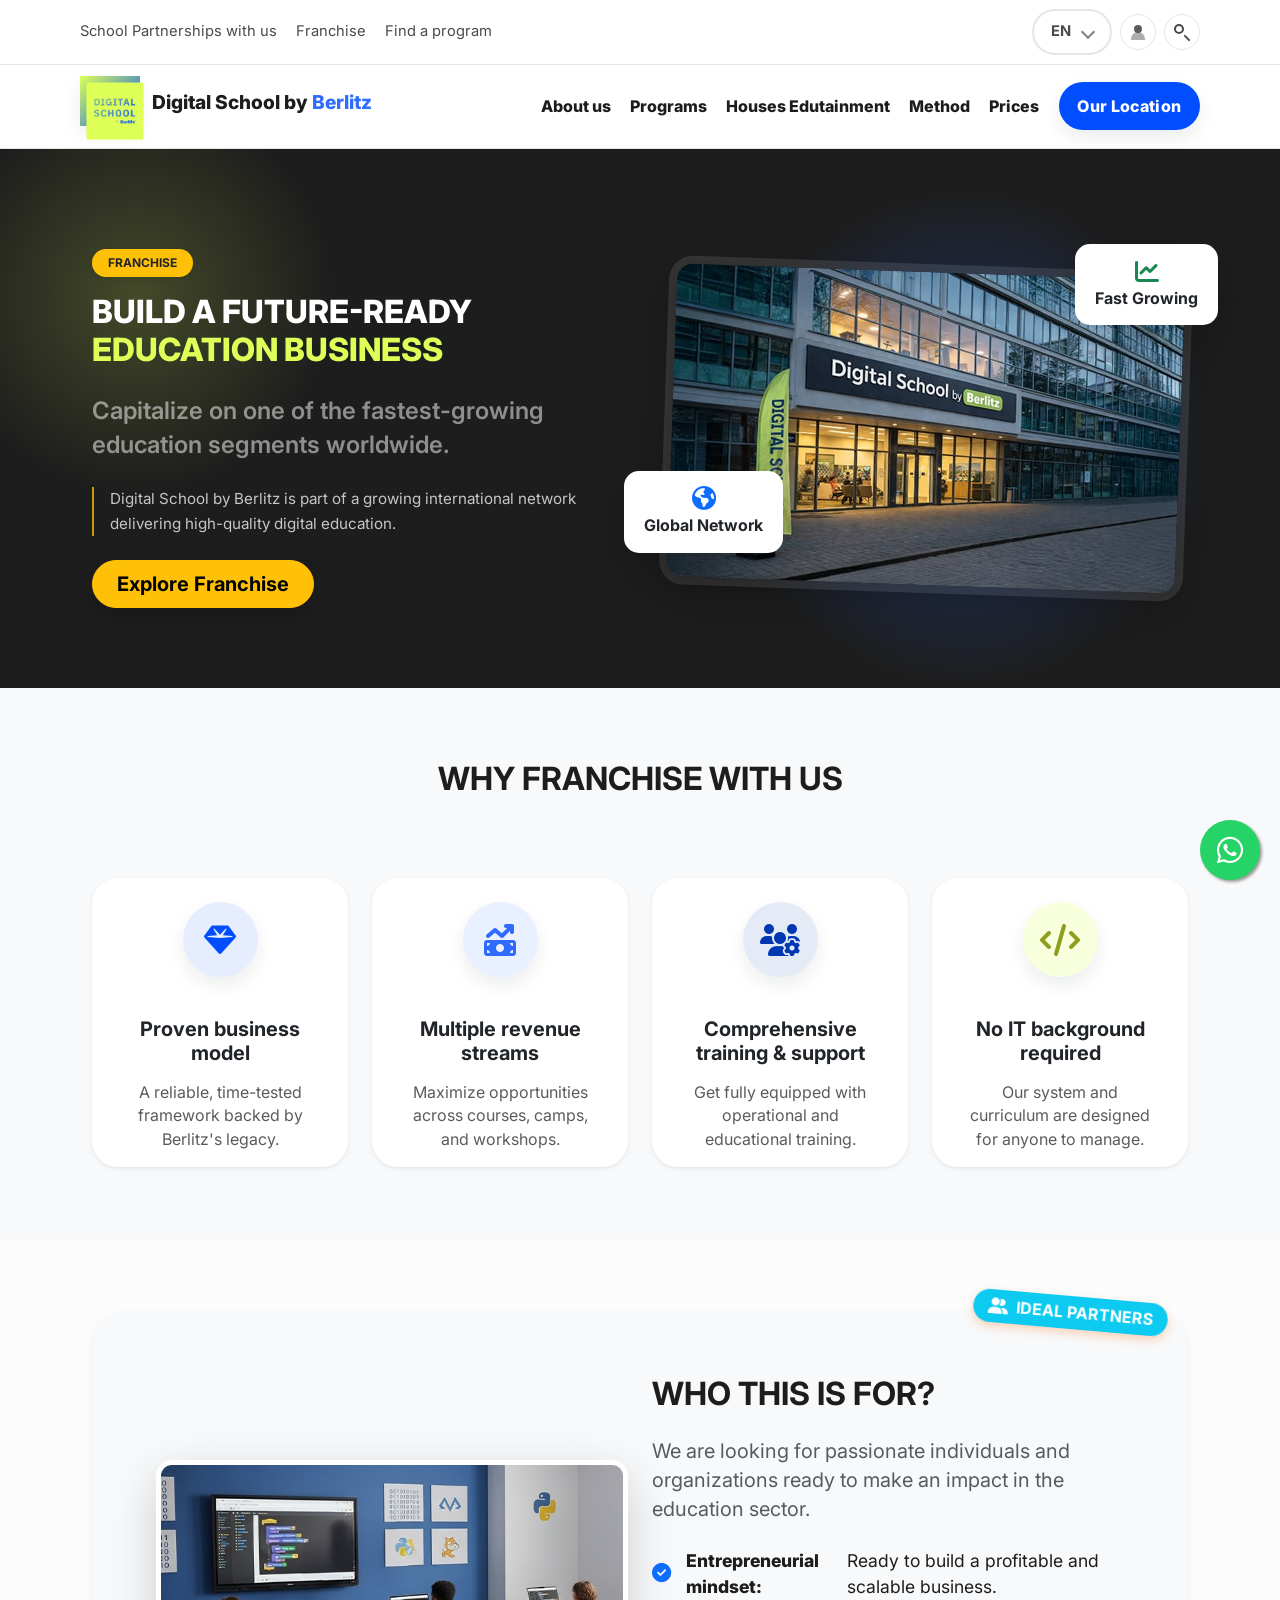
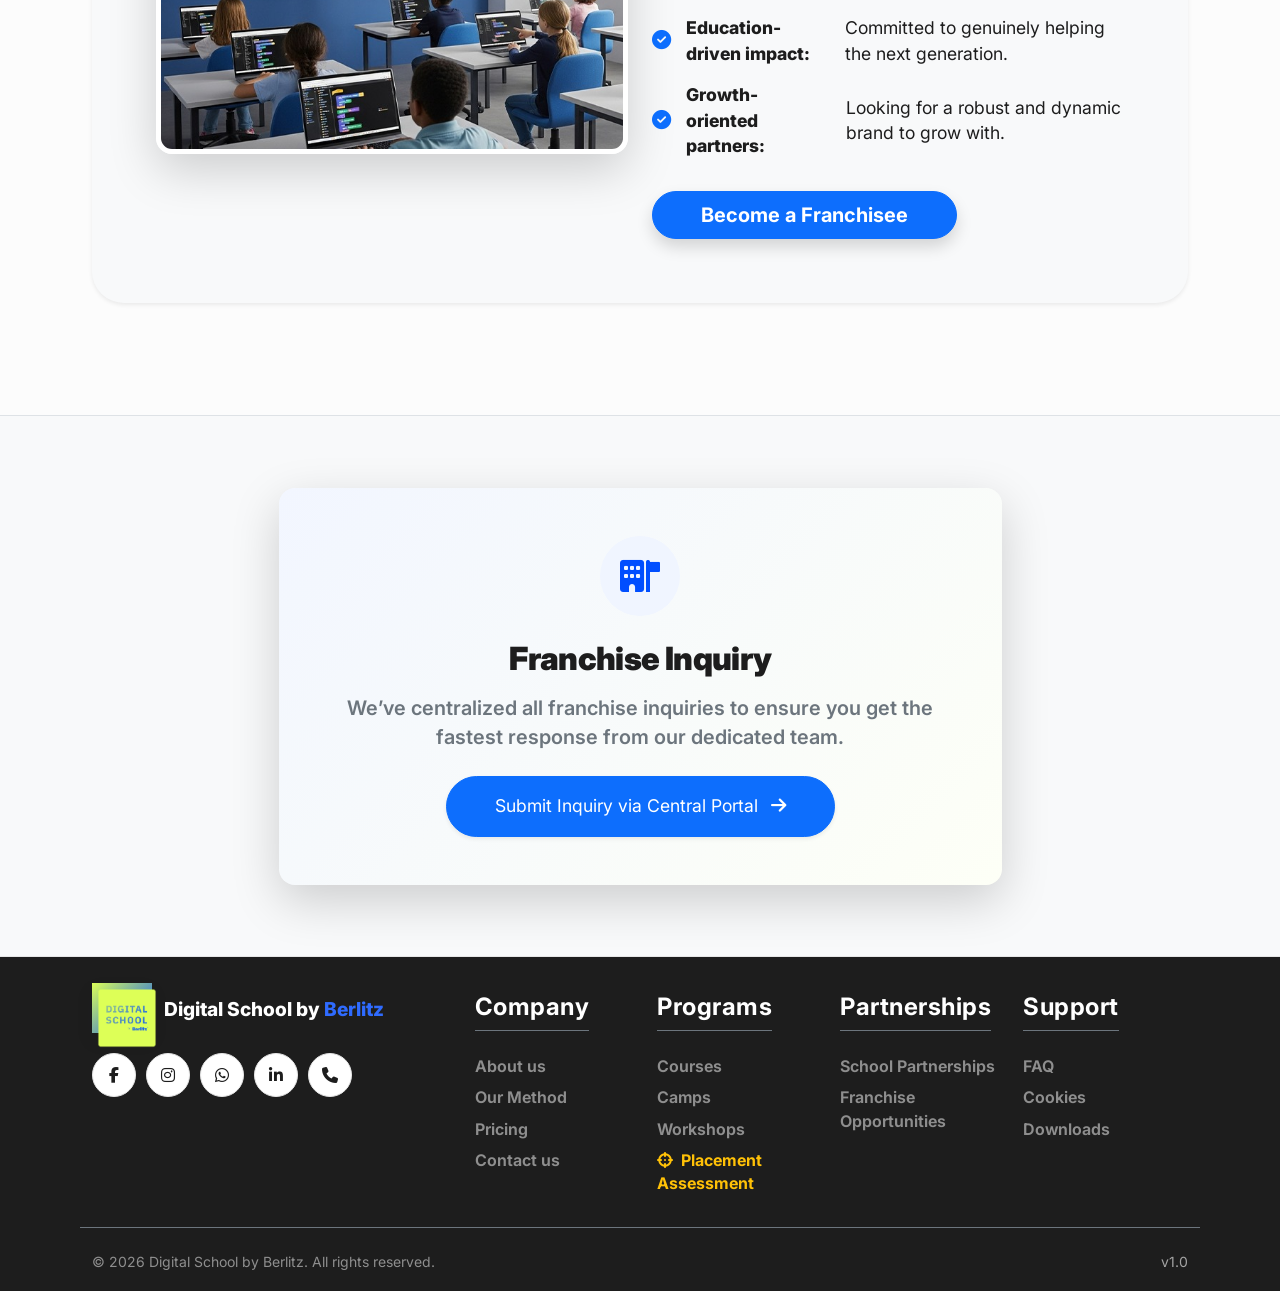
<file: franchise.html>
<!doctype html>
<html lang="en">

  <head>
    <meta charset="utf-8" />
    <meta name="viewport" content="width=device-width, initial-scale=1" />
    <title>Franchise With Us - Digital School by Berlitz</title>
    <meta name="description"
      content="Capitalize on one of the fastest-growing education segments worldwide. Franchise with Digital School by Berlitz." />
    <link rel="shortcut icon"
      href="media/images/Berlitz_DigitalSchool_Franchise_Logo_Yellow_Cutout_RGB.png"
      type="image/x-icon">
    <link rel="preconnect" href="https://fonts.googleapis.com">
    <link rel="preconnect" href="https://fonts.gstatic.com" crossorigin>
    <link
      href="https://fonts.googleapis.com/css2?family=Inter:wght@400;600;700;800;900&display=swap"
      rel="stylesheet">
    <link rel="stylesheet" href="css/bootstrap.min.css">
    <link rel="stylesheet" href="css/all.min.css" />
    <link rel="stylesheet" href="css/styles.css" />
  </head>

  <body>
    <!-- Top utility bar -->
    <div class="topbar">
      <div class="container topbar__inner">
        <div class="topbar__left">
          <a href="partnership.html" class="topbar__link">School Partnerships
            with us</a>
          <a href="franchise.html" class="topbar__link">Franchise</a>
          <a href="index.html#programs" class="topbar__link">Find a program</a>
        </div>

        <div class="topbar__right">
          <button class="pill pill--ghost" type="button"
            aria-label="Select language">
            EN
            <span class="chev" aria-hidden="true"></span>
          </button>
          <a class="topbar__icon" href="#" aria-label="Account">
            <span class="icon icon-user" aria-hidden="true"></span>
          </a>
          <a class="topbar__icon" href="#" aria-label="Search">
            <span class="icon icon-search" aria-hidden="true"></span>
          </a>
        </div>
      </div>
    </div>

    <!-- Main header -->
    <header class="header">
      <div class="container header__inner">
        <a class="brand" href="index.html"
          aria-label="Digital School by Berlitz Home">
          <span class="brand__mark" aria-hidden="true"> <img
              src="media/images/Berlitz_DigitalSchool_Franchise_Logo_Yellow_Cutout_RGB.png"
              alt></span>
          <h1> Digital School by
            <span class="brand__name--accent">Berlitz</span></h1>
        </a>

        <!-- Mobile nav toggle (CSS-only) -->
        <input class="nav-toggle" type="checkbox" id="nav-toggle" />
        <label class="nav-burger" for="nav-toggle" aria-label="Open menu">
          <span></span><span></span><span></span>
        </label>

        <nav class="nav" aria-label="Primary navigation">
          <a class="nav__link" href="index.html#about">About us</a>
          <a class="nav__link" href="index.html#programs">Programs</a>
          <a class="nav__link" href="index.html#houses">Houses Edutainment</a>
          <a class="nav__link" href="index.html#method">Method</a>
          <a class="nav__link" href="index.html#prices">Prices</a>
          <a class="pill pill--primary" target="_blank"
            href="https://maps.app.goo.gl/1vDeKZDfzDRsUp1y6">Our Location</a>
        </nav>
      </div>
    </header>

    <main>
      <!-- Hero Section -->
      <section class="franchise-hero">
        <div class="partnership-hero__shape-1"></div>
        <div class="partnership-hero__shape-2"></div>
        <div class="container position-relative z-1">
          <div class="row align-items-center g-5">
            <div class="col-lg-6 text-center text-lg-start">
              <div
                class="badge bg-warning text-dark px-3 py-2 rounded-pill mb-3 fw-bold shadow-sm animate-fade-in-up">FRANCHISE</div>
              <h2 class="hero-heading display-4 fw-black mb-4 animate-fade-in-up delay-1" style="line-height: 1.2;">
                BUILD A FUTURE-READY <br><span
                  class="partnership-hero__title">EDUCATION BUSINESS</span></h2>
              <p class="fw-semibold fs-4 mb-4 text-white-50 animate-fade-in-up delay-2">
                Capitalize on one of the fastest-growing education segments worldwide.
              </p>
              <div class="mb-4 text-white-50 animate-fade-in-up delay-3" style="font-size: 0.95rem; line-height: 1.6;">
                <p
                  class="mb-0 border-start border-warning border-2 ps-3 mt-3 text-white opacity-75">
                  Digital School by Berlitz is part of a growing international network delivering high-quality digital education.
                </p>
              </div>
              <div
                class="d-flex gap-3 justify-content-center justify-content-lg-start animate-fade-in-up delay-4">
                <a href="#contact"
                  class="btn btn-warning btn-lg rounded-pill px-4 fw-bold shadow position-relative animate-pulse-glow" style="border-radius: 999px !important;">Explore Franchise</a>
              </div>
            </div>
            <div class="col-lg-6 d-none d-lg-block">
              <div class="franchise-hero__visual animate-zoom-in delay-2">
                <div class="partnership-hero__img-wrapper shadow-lg">
                  <img src="media/images/about-section2.jpeg"
                    alt="International network" class="img-fluid rounded-4 shadow">
                </div>
                <!-- Floating elements -->
                <div class="floating-badge badge-1 shadow-lg">
                  <i
                    class="fa-solid fa-chart-line text-success mb-1 fs-4"></i>
                  <div class="fw-bold text-dark">Fast Growing</div>
                </div>
                <div class="floating-badge badge-2 shadow-lg">
                  <i class="fa-solid fa-earth-americas text-primary mb-1 fs-4"></i>
                  <div class="fw-bold text-dark">Global Network</div>
                </div>
              </div>
            </div>
          </div>
        </div>
      </section>

      <!-- Why Franchise -->
      <section class="pb-5 bg-light pt-5">
        <div class="container py-4">
          <h2 class="text-center fw-bold mb-5 pb-4 animate-fade-in-up">WHY FRANCHISE WITH US</h2>
          <div class="row g-4 pt-2">
            <!-- Feature 1 -->
            <div class="col-md-6 col-lg-3">
              <div class="card franchise-card shadow-sm h-100 pt-4 px-3 text-center animate-fade-in-up delay-1">
                <div class="franchise-icon-wrapper icon-model">
                  <i class="fa-solid fa-gem"></i>
                </div>
                <div class="card-body d-flex flex-column">
                  <h3 class="h5 fw-bold mb-3">Proven business model</h3>
                  <p class="card-text text-muted flex-grow-1">A reliable, time-tested framework backed by Berlitz's legacy.</p>
                </div>
              </div>
            </div>

            <!-- Feature 2 -->
            <div class="col-md-6 col-lg-3">
              <div class="card franchise-card shadow-sm h-100 pt-4 px-3 text-center animate-fade-in-up delay-2">
                <div class="franchise-icon-wrapper icon-revenue">
                  <i class="fa-solid fa-money-bill-trend-up"></i>
                </div>
                <div class="card-body d-flex flex-column">
                  <h3 class="h5 fw-bold mb-3">Multiple revenue streams</h3>
                  <p class="card-text text-muted flex-grow-1">Maximize opportunities across courses, camps, and workshops.</p>
                </div>
              </div>
            </div>

            <!-- Feature 3 -->
            <div class="col-md-6 col-lg-3">
              <div class="card franchise-card shadow-sm h-100 pt-4 px-3 text-center animate-fade-in-up delay-3">
                <div class="franchise-icon-wrapper icon-training">
                  <i class="fa-solid fa-users-gear"></i>
                </div>
                <div class="card-body d-flex flex-column">
                  <h3 class="h5 fw-bold mb-3">Comprehensive training & support</h3>
                  <p class="card-text text-muted flex-grow-1">Get fully equipped with operational and educational training.</p>
                </div>
              </div>
            </div>

            <!-- Feature 4 -->
            <div class="col-md-6 col-lg-3">
              <div class="card franchise-card shadow-sm h-100 pt-4 px-3 text-center animate-fade-in-up delay-4">
                <div class="franchise-icon-wrapper icon-tech">
                  <i class="fa-solid fa-code"></i>
                </div>
                <div class="card-body d-flex flex-column">
                  <h3 class="h5 fw-bold mb-3">No IT background required</h3>
                  <p class="card-text text-muted flex-grow-1">Our system and curriculum are designed for anyone to manage.</p>
                </div>
              </div>
            </div>
          </div>
        </div>
      </section>

      <!-- Who this is for -->
      <section class="container py-5">
        <div class="ai-section shadow-sm animate-fade-in-up mt-4">
          <div class="ai-badge bg-info text-white border-0"><i class="fa-solid fa-user-group me-2"></i>IDEAL PARTNERS</div>
          <div class="row align-items-center">
            <div class="col-lg-6 mb-4 mb-lg-0">
              <img src="media/images/about-section1.jpeg" alt="Ideal Partners"
                class="img-fluid rounded-4 shadow-lg w-100"
                style="border: 5px solid white;">
            </div>
            <div class="col-lg-6">
              <h2 class="fw-bold mb-4">WHO THIS IS FOR?</h2>
              <p class="fs-5 text-muted mb-4">
                We are looking for passionate individuals and organizations ready to make an impact in the education sector. 
              </p>
              <ul class="ai-feature-list mb-4">
                <li class="animate-fade-in-up delay-1"><i class="fa-solid fa-check-circle text-primary"></i> <strong class="me-3">Entrepreneurial mindset:</strong> Ready to build a profitable and scalable business.</li>
                <li class="animate-fade-in-up delay-2"><i class="fa-solid fa-check-circle text-primary"></i> <strong class="me-3">Education-driven impact:</strong> Committed to genuinely helping the next generation.</li>
                <li class="animate-fade-in-up delay-3"><i class="fa-solid fa-check-circle text-primary"></i> <strong class="me-3">Growth-oriented partners:</strong> Looking for a robust and dynamic brand to grow with.</li>
              </ul>
              <a href="#contact"
                class="btn btn-primary btn-lg rounded-pill px-5 fw-bold shadow mt-2">Become a Franchisee</a>
            </div>
          </div>
        </div>
      </section>

      <!-- contact CTA -->
      <section id="contact" class="newsletter py-5 bg-light border-top">
        <div class="container py-4 text-center">
          <div class="row justify-content-center">
            <div class="col-lg-8 animate-zoom-in delay-2">
              <div class="card border-0 shadow-lg rounded-4 overflow-hidden position-relative">
                <div class="position-absolute top-0 start-0 w-100 h-100" style="background: linear-gradient(135deg, rgba(0, 78, 255, 0.05) 0%, rgba(221, 255, 87, 0.05) 100%); pointer-events: none;"></div>
                <div class="card-body px-md-5 py-md-5 position-relative z-1">
                  <div class="mb-4">
                    <div style="width: 80px; height: 80px; background: #f0f5ff; border-radius: 50%; color: #004EFF; font-size: 32px; display: flex; align-items: center; justify-content: center; margin: 0 auto;">
                      <i class="fa-solid fa-building-flag"></i>
                    </div>
                  </div>
                  <h2 class="fw-black mb-3">Franchise Inquiry</h2>
                  <p class="text-secondary fw-semibold mb-4 fs-5 mx-auto" style="max-width: 600px;">
                    We’ve centralized all franchise inquiries to ensure you get the fastest response from our dedicated team.
                  </p>
                  <a href="index.html?topic=Franchise#contact" class="btn btn-primary btn-lg rounded-pill px-5 fw-black shadow-sm" style="font-size: 1.1rem; padding: 1rem 3rem;">
                    Submit Inquiry via Central Portal <i class="fa-solid fa-arrow-right ms-2"></i>
                  </a>
                </div>
              </div>
            </div>
          </div>
      </section>

    </main>

    <!-- Footer -->
    <footer class="footer">
      <div class="container footer__inner">
        <div class="footer__brand">
          <a class="brand" href="index.html" aria-label="Digital School by Berlitz Home">
            <span class="brand__mark" aria-hidden="true"> <img src="media/images/Berlitz_DigitalSchool_Franchise_Logo_Yellow_Cutout_RGB.png" alt></span>
            <h1> Digital School by <span class="brand__name--accent">Berlitz</span></h1>
          </a>
          <div class="hero-contact__social" aria-label="Social links">
            <a class="social-btn" href="https://www.facebook.com/dsbyberlitz" target="_blank" rel="noopener" aria-label="Facebook">
              <i class="fa-brands fa-facebook-f" aria-hidden="true"></i>
            </a>
            <a class="social-btn" href="https://www.instagram.com/dsbyberlitz" target="_blank" rel="noopener" aria-label="Instagram">
              <i class="fa-brands fa-instagram" aria-hidden="true"></i>
            </a>
            <a class="social-btn" href="https://wa.me/#" target="_blank" rel="noopener" aria-label="WhatsApp">
              <i class="fa-brands fa-whatsapp" aria-hidden="true"></i>
            </a>
            <a class="social-btn" href="https://www.linkedin.com/company/digital-school-by-berlitz" target="_blank" rel="noopener" aria-label="LinkedIn">
              <i class="fa-brands fa-linkedin-in" aria-hidden="true"></i>
            </a>
            <a class="social-btn" href="tel:#" target="_blank" rel="noopener" aria-label="phone">
              <i class="fa-solid fa-phone" aria-hidden="true"></i>
            </a>
          </div>
        </div>

        <div class="footer__cols">
          <div class="footer-col">
            <h4 class="text-white fw-bold mb-3 border-bottom border-secondary pb-2 d-inline-block">Company</h4>
            <a href="index.html#about" class="text-white-50 text-decoration-none d-block mb-2 hover-white">About us</a>
            <a href="index.html#method" class="text-white-50 text-decoration-none d-block mb-2 hover-white">Our Method</a>
            <a href="index.html#prices" class="text-white-50 text-decoration-none d-block mb-2 hover-white">Pricing</a>
            <a href="index.html#contact" class="text-white-50 text-decoration-none d-block mb-2 hover-white">Contact us</a>
          </div>

          <div class="footer-col">
            <h4 class="text-white fw-bold mb-3 border-bottom border-secondary pb-2 d-inline-block">Programs</h4>
            <a href="index.html#programs" class="text-white-50 text-decoration-none d-block mb-2 hover-white">Courses</a>
            <a href="camps.html" class="text-white-50 text-decoration-none d-block mb-2 hover-white">Camps</a>
            <a href="workshops.html" class="text-white-50 text-decoration-none d-block mb-2 hover-white">Workshops</a>
            <a href="placement.html" class="text-warning text-decoration-none d-block mb-2 hover-white fw-bold"><i class="fa-solid fa-crosshairs me-1"></i> Placement Assessment</a>
          </div>

          <div class="footer-col">
            <h4 class="text-white fw-bold mb-3 border-bottom border-secondary pb-2 d-inline-block">Partnerships</h4>
            <a href="partnership.html" class="text-white-50 text-decoration-none d-block mb-2 hover-white">School Partnerships</a>
            <a href="franchise.html" class="text-white-50 text-decoration-none d-block mb-2 hover-white">Franchise Opportunities</a>
          </div>

          <div class="footer-col">
            <h4 class="text-white fw-bold mb-3 border-bottom border-secondary pb-2 d-inline-block">Support</h4>
            <a href="#" class="text-white-50 text-decoration-none d-block mb-2 hover-white">FAQ</a>
            <a href="#" class="text-white-50 text-decoration-none d-block mb-2 hover-white">Cookies</a>
            <a href="#" class="text-white-50 text-decoration-none d-block mb-2 hover-white">Downloads</a>
          </div>
        </div>
      </div>

      <div class="container footer__bottom pt-4 mt-4 border-top border-secondary text-center">
        <small class="text-white-50">© <span id="year">2026</span> Digital School by Berlitz. All rights reserved.</small>
        <small class="muted">v1.0</small>
      </div>
    </footer>
    <script src="index.js"></script>
    <a href="https://wa.me/1234567890" class="whatsapp-float" target="_blank"
      aria-label="WhatsApp">
      <i class="fa-brands fa-whatsapp"></i>
    </a>
  </body>
</html>
</file>
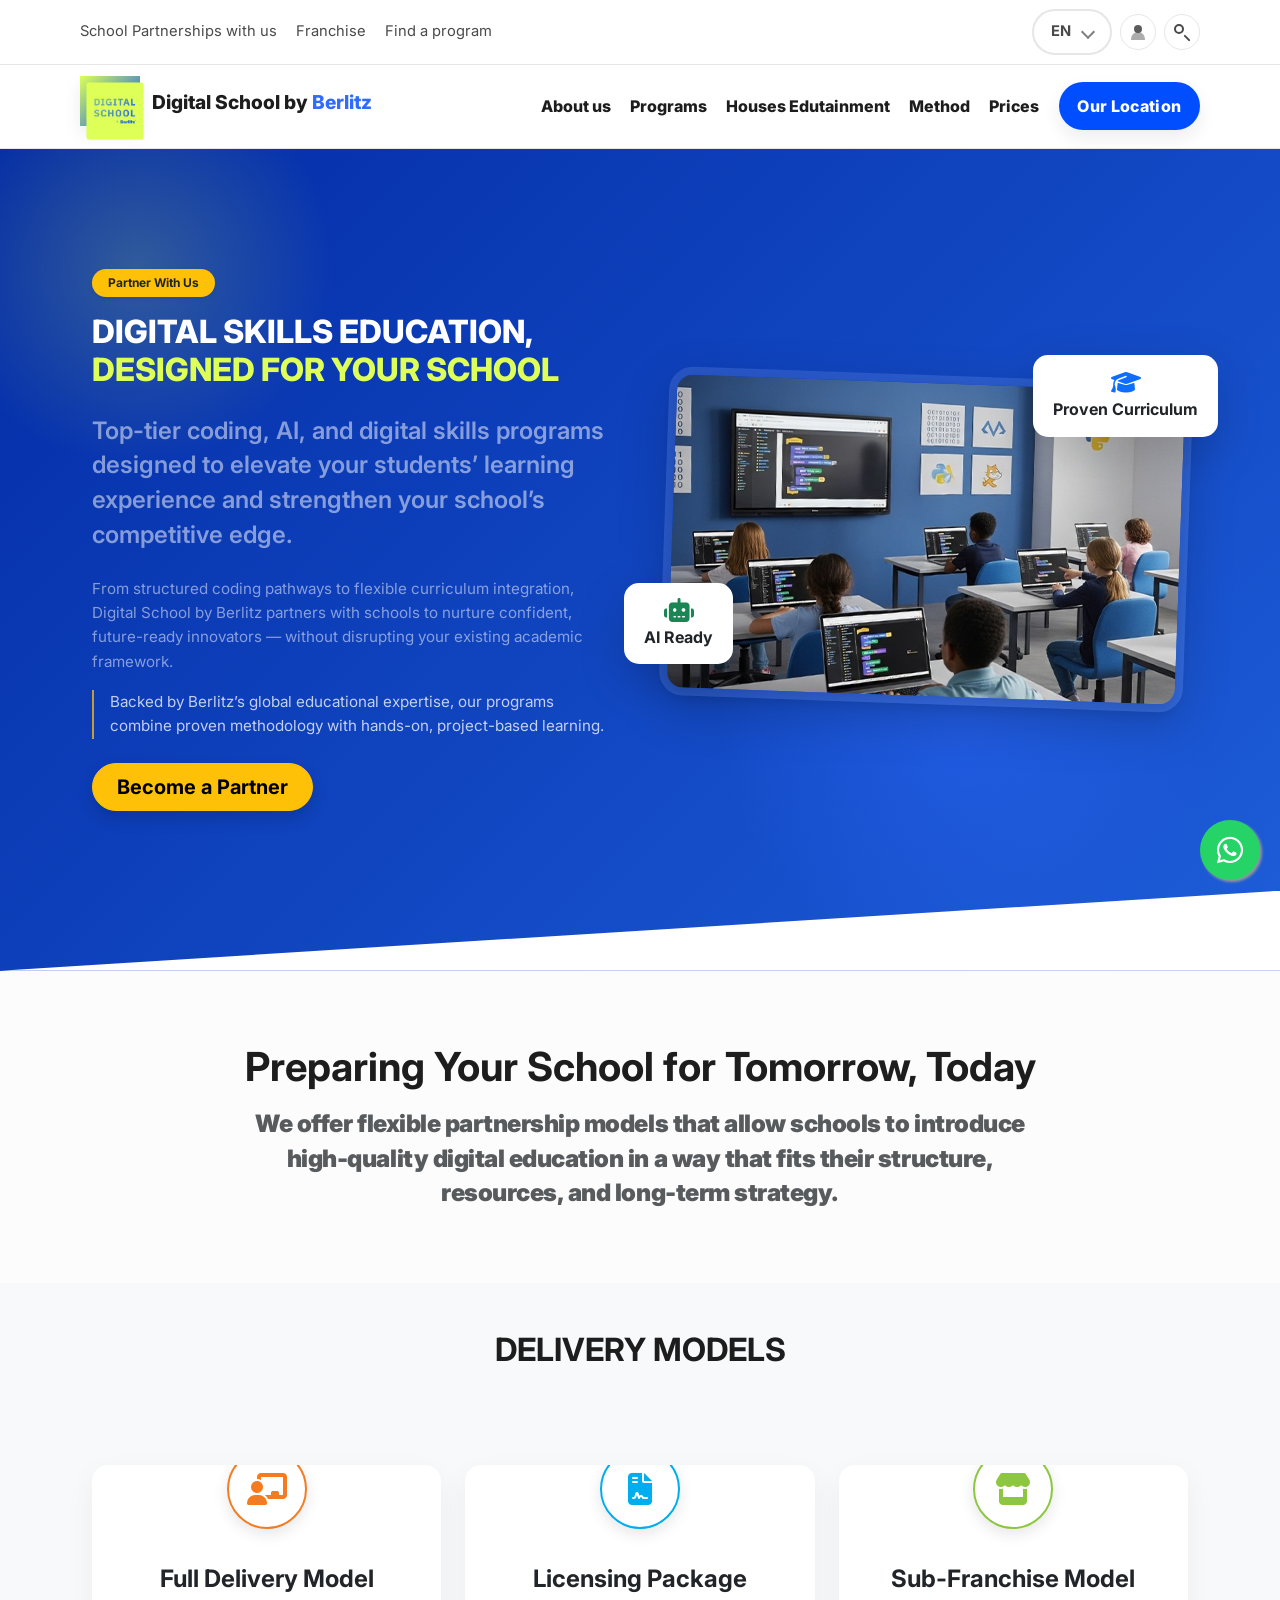
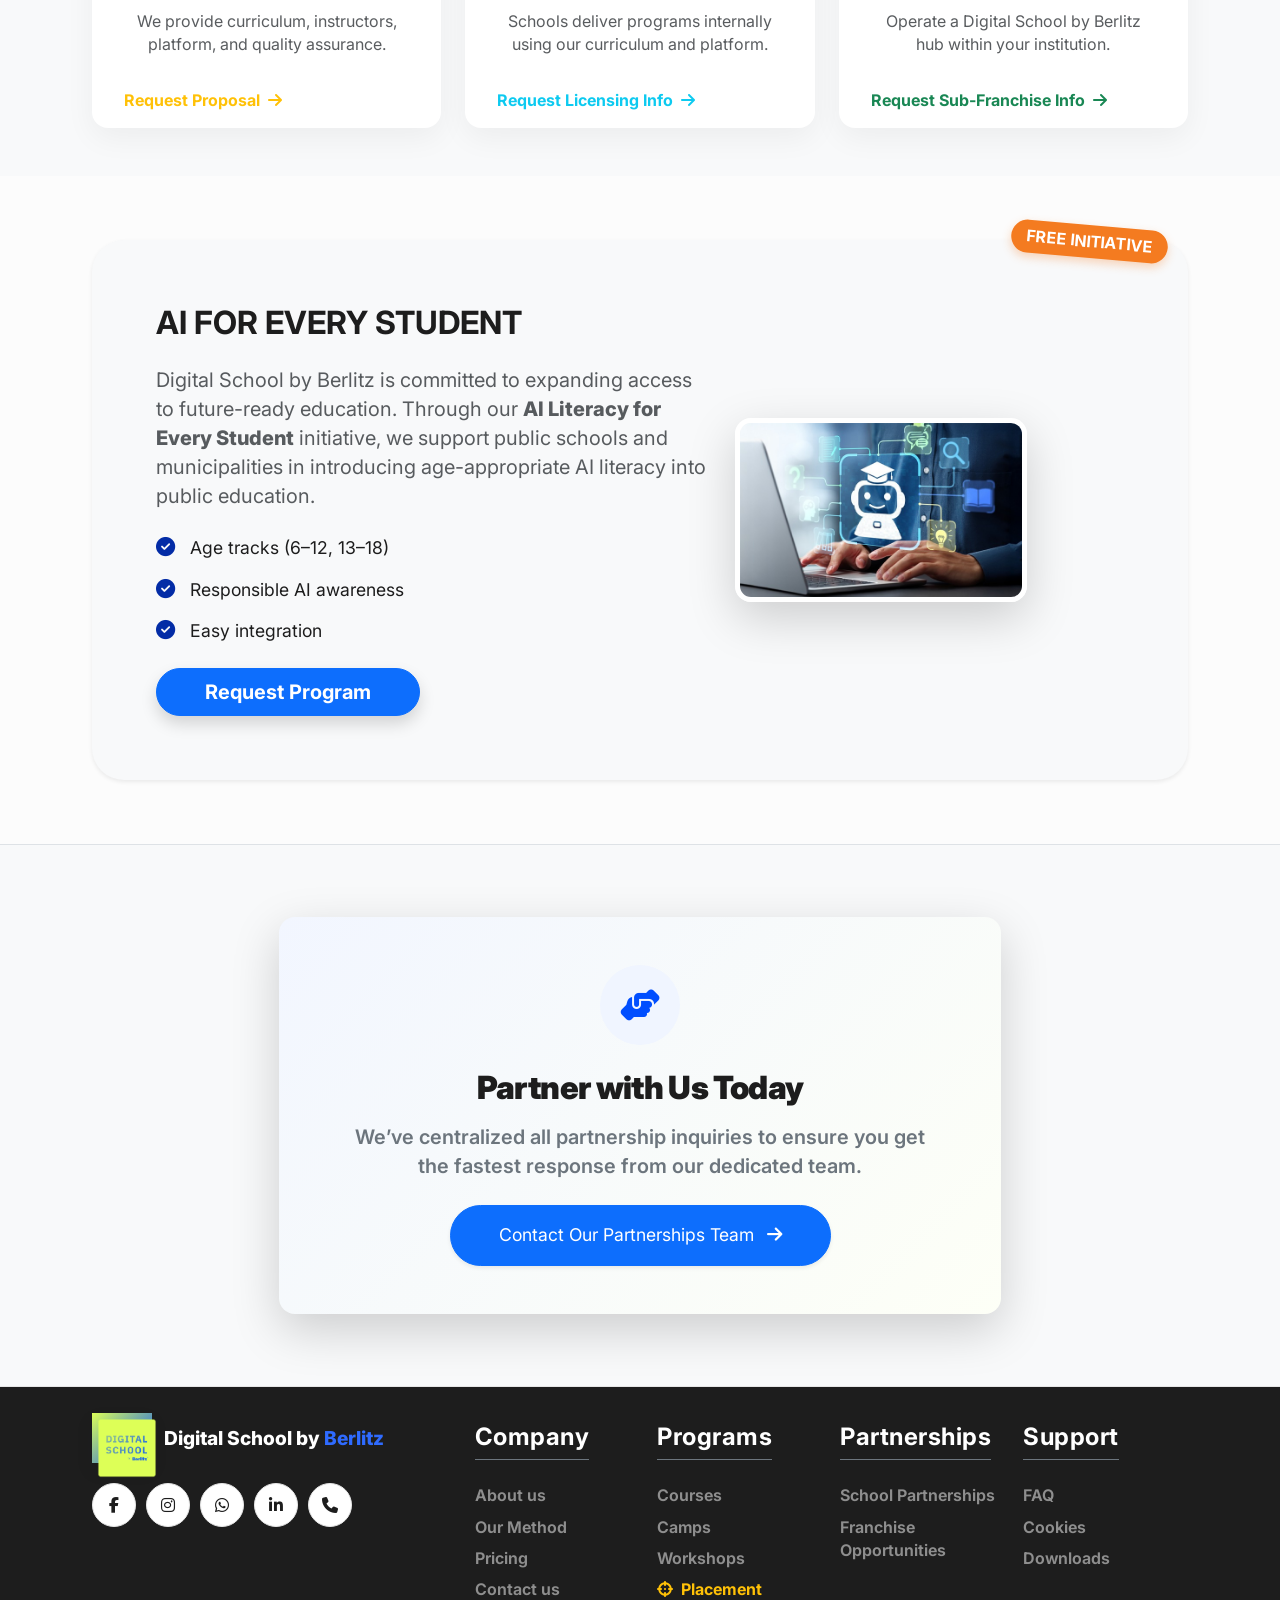
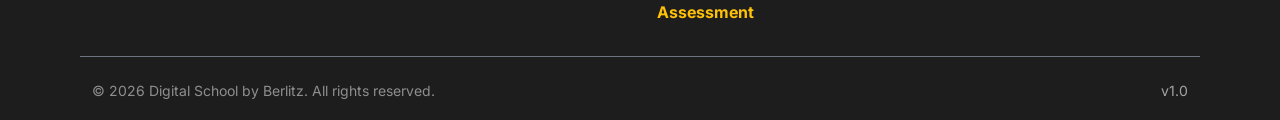
<file: partnership.html>
<!doctype html>
<html lang="en">

  <head>
    <meta charset="utf-8" />
    <meta name="viewport" content="width=device-width, initial-scale=1" />
    <title>Partner With Us - Digital School by Berlitz</title>
    <meta name="description"
      content="Partner with Digital School by Berlitz — top-tier coding, AI, and digital skills programs." />
    <link rel="shortcut icon"
      href="media/images/Berlitz_DigitalSchool_Franchise_Logo_Yellow_Cutout_RGB.png"
      type="image/x-icon">
    <link rel="preconnect" href="https://fonts.googleapis.com">
    <link rel="preconnect" href="https://fonts.gstatic.com" crossorigin>
    <link
      href="https://fonts.googleapis.com/css2?family=Inter:wght@400;600;700;800;900&display=swap"
      rel="stylesheet">
    <link rel="stylesheet" href="css/bootstrap.min.css">
    <link rel="stylesheet" href="css/all.min.css" />
    <link rel="stylesheet" href="css/styles.css" />

  </head>

  <body>
    <!-- Top utility bar -->
    <div class="topbar">
      <div class="container topbar__inner">
        <div class="topbar__left">
          <a href="partnership.html" class="topbar__link">School Partnerships
            with us</a>
          <a href="franchise.html" class="topbar__link">Franchise</a>
          <a href="index.html#programs" class="topbar__link">Find a program</a>
        </div>

        <div class="topbar__right">
          <button class="pill pill--ghost" type="button"
            aria-label="Select language">
            EN
            <span class="chev" aria-hidden="true"></span>
          </button>
          <a class="topbar__icon" href="#" aria-label="Account">
            <span class="icon icon-user" aria-hidden="true"></span>
          </a>
          <a class="topbar__icon" href="#" aria-label="Search">
            <span class="icon icon-search" aria-hidden="true"></span>
          </a>
        </div>
      </div>
    </div>

    <!-- Main header -->
    <header class="header">
      <div class="container header__inner">
        <a class="brand" href="index.html"
          aria-label="Digital School by Berlitz Home">
          <span class="brand__mark" aria-hidden="true"> <img
              src="media/images/Berlitz_DigitalSchool_Franchise_Logo_Yellow_Cutout_RGB.png"
              alt></span>
          <h1> Digital School by
            <span class="brand__name--accent">Berlitz</span></h1>
        </a>

        <!-- Mobile nav toggle (CSS-only) -->
        <input class="nav-toggle" type="checkbox" id="nav-toggle" />
        <label class="nav-burger" for="nav-toggle" aria-label="Open menu">
          <span></span><span></span><span></span>
        </label>

        <nav class="nav" aria-label="Primary navigation">
          <a class="nav__link" href="index.html#about">About us</a>
          <a class="nav__link" href="index.html#programs">Programs</a>
          <a class="nav__link" href="index.html#houses">Houses Edutainment</a>
          <a class="nav__link" href="index.html#method">Method</a>
          <a class="nav__link" href="index.html#prices">Prices</a>
          <a class="pill pill--primary" target="_blank"
            href="https://maps.app.goo.gl/1vDeKZDfzDRsUp1y6">Our Location</a>
        </nav>
      </div>
    </header>

    <main>
      <!-- Hero Section -->
      <section class="partnership-hero">
        <div class="partnership-hero__shape-1"></div>
        <div class="partnership-hero__shape-2"></div>
        <div class="container position-relative z-1">
          <div class="row align-items-center g-5">
            <div class="col-lg-6 text-center text-lg-start">
              <div
                class="badge bg-warning text-dark px-3 py-2 rounded-pill mb-3 fw-bold shadow-sm animate-fade-in-up">Partner
                With Us</div>
              <h2 class="hero-heading display-4 fw-black mb-4"
                style="animation: fadeInUp 1s ease; line-height: 1.2;">DIGITAL
                SKILLS EDUCATION, <br><span
                  class="partnership-hero__title">DESIGNED FOR YOUR
                  SCHOOL</span></h2>
              <p class="fw-semibold fs-4 mb-4 text-white-50"
                style="animation: fadeInUp 1.2s ease;">
                Top-tier coding, AI, and digital skills programs designed to
                elevate your students’ learning experience and strengthen your
                school’s competitive edge.
              </p>
              <div class="mb-4 text-white-50"
                style="animation: fadeInUp 1.3s ease; font-size: 0.95rem; line-height: 1.6;">
                <p class="mb-2">From structured coding pathways to flexible
                  curriculum integration, Digital School by Berlitz partners
                  with schools to nurture confident, future-ready innovators —
                  without disrupting your existing academic framework.</p>
                <p
                  class="mb-0 border-start border-warning border-2 ps-3 mt-3 text-white opacity-75">Backed
                  by Berlitz’s global educational expertise, our programs
                  combine proven methodology with hands-on, project-based
                  learning.</p>
              </div>
              <div
                class="d-flex gap-3 justify-content-center justify-content-lg-start"
                style="animation: fadeInUp 1.4s ease;">
                <a href="#contact"
                  class="btn btn-warning btn-lg rounded-pill px-4 fw-bold shadow">Become
                  a Partner</a>
              </div>
            </div>
            <div class="col-lg-6 d-none d-lg-block">
              <div class="partnership-hero__visual">
                <div class="partnership-hero__img-wrapper shadow-lg">
                  <img src="media/images/about-section1.jpeg"
                    alt="Students learning" class="img-fluid rounded-4 shadow">
                </div>
                <!-- Floating elements -->
                <div class="floating-badge badge-1 shadow-lg">
                  <i
                    class="fa-solid fa-graduation-cap text-primary mb-1 fs-4"></i>
                  <div class="fw-bold text-dark">Proven Curriculum</div>
                </div>
                <div class="floating-badge badge-2 shadow-lg">
                  <i class="fa-solid fa-robot text-success mb-1 fs-4"></i>
                  <div class="fw-bold text-dark">AI Ready</div>
                </div>
              </div>
            </div>
          </div>
        </div>
      </section>

      <!-- Intro Section -->
      <section class="py-5">
        <div class="container text-center py-4">
          <h2 class="fw-bold fs-1 mb-3">Preparing Your School for Tomorrow,
            Today</h2>
          <p class="lead text-muted mx-auto fs-4" style="max-width: 800px;">
            We offer flexible partnership models that allow schools to introduce
            high-quality digital education in a way that fits their structure,
            resources, and long-term strategy.
          </p>
        </div>
      </section>

      <!-- Delivery Models -->
      <section class="pb-5 bg-light pt-5">
        <div class="container">
          <h2 class="text-center fw-bold mb-5 pb-4">DELIVERY MODELS</h2>
          <div class="row g-4 pt-4">

            <!-- Full Delivery Model -->
            <div class="col-md-4">
              <div class="card partnership-card pt-4 px-3 text-center">
                <div class="partnership-icon-wrapper icon-full">
                  <i class="fa-solid fa-chalkboard-user"></i>
                </div>
                <div class="card-body d-flex flex-column">
                  <h3 class="h4 fw-bold mb-3">Full Delivery Model</h3>
                  <p class="card-text text-muted flex-grow-1">We provide
                    curriculum, instructors, platform, and quality
                    assurance.</p>
                  <a href="#contact" class="cta-link text-warning mt-3">Request
                    Proposal <i class="fa-solid fa-arrow-right"></i></a>
                </div>
              </div>
            </div>

            <!-- Licensing Package -->
            <div class="col-md-4">
              <div class="card partnership-card pt-4 px-3 text-center">
                <div class="partnership-icon-wrapper icon-license">
                  <i class="fa-solid fa-file-contract"></i>
                </div>
                <div class="card-body d-flex flex-column">
                  <h3 class="h4 fw-bold mb-3">Licensing Package</h3>
                  <p class="card-text text-muted flex-grow-1">Schools deliver
                    programs internally using our curriculum and platform.</p>
                  <a href="#contact" class="cta-link text-info mt-3">Request
                    Licensing Info <i class="fa-solid fa-arrow-right"></i></a>
                </div>
              </div>
            </div>

            <!-- Sub-Franchise Model -->
            <div class="col-md-4">
              <div class="card partnership-card pt-4 px-3 text-center">
                <div class="partnership-icon-wrapper icon-franchise">
                  <i class="fa-solid fa-store"></i>
                </div>
                <div class="card-body d-flex flex-column">
                  <h3 class="h4 fw-bold mb-3">Sub-Franchise Model</h3>
                  <p class="card-text text-muted flex-grow-1">Operate a Digital
                    School by Berlitz hub within your institution.</p>
                  <a href="#contact" class="cta-link text-success mt-3">Request
                    Sub-Franchise Info <i
                      class="fa-solid fa-arrow-right"></i></a>
                </div>
              </div>
            </div>

          </div>
        </div>
      </section>

      <!-- AI Initiative -->
      <section class="container">
        <div class="ai-section shadow-sm">
          <div class="ai-badge">FREE INITIATIVE</div>
          <div class="row align-items-center">
            <div class="col-lg-7">
              <h2 class="fw-bold mb-4">AI FOR EVERY STUDENT</h2>
              <p class="fs-5 text-muted mb-4">
                Digital School by Berlitz is committed to expanding access to
                future-ready education. Through our <strong>AI Literacy for
                  Every Student</strong> initiative, we support public schools
                and municipalities in introducing age-appropriate AI literacy
                into public education.
              </p>
              <ul class="ai-feature-list mb-4">
                <li><i class="fa-solid fa-check-circle"></i> Age tracks (6–12,
                  13–18)</li>
                <li><i class="fa-solid fa-check-circle"></i> Responsible AI
                  awareness</li>
                <li><i class="fa-solid fa-check-circle"></i> Easy
                  integration</li>
              </ul>
              <a href="#contact"
                class="btn btn-primary btn-lg rounded-pill px-5 fw-bold shadow">Request
                Program</a>
            </div>
            <div class="col-lg-5 text-center mt-5 mt-lg-0">
              <img src="media/images/about-section3.jpeg" alt="AI Initiative"
                class="img-fluid rounded-4 shadow-lg w-75"
                style="border: 5px solid white;">
            </div>
          </div>
        </div>
      </section>

      <!-- contact CTA -->
      <section id="contact" class="newsletter py-5 bg-light border-top">
        <div class="container py-4 text-center">
          <div class="row justify-content-center">
            <div class="col-lg-8">
              <div class="card border-0 shadow-lg rounded-4 overflow-hidden position-relative">
                <div class="position-absolute top-0 start-0 w-100 h-100" style="background: linear-gradient(135deg, rgba(0, 78, 255, 0.05) 0%, rgba(221, 255, 87, 0.05) 100%); pointer-events: none;"></div>
                <div class="card-body px-md-5 py-md-5 position-relative z-1">
                  <div class="mb-4">
                    <div style="width: 80px; height: 80px; background: #f0f5ff; border-radius: 50%; color: #004EFF; font-size: 32px; display: flex; align-items: center; justify-content: center; margin: 0 auto;">
                      <i class="fa-solid fa-handshake-angle"></i>
                    </div>
                  </div>
                  <h2 class="fw-black mb-3">Partner with Us Today</h2>
                  <p class="text-secondary fw-semibold mb-4 fs-5 mx-auto" style="max-width: 600px;">
                    We’ve centralized all partnership inquiries to ensure you get the fastest response from our dedicated team.
                  </p>
                  <a href="index.html?topic=School Partnerships#contact" class="btn btn-primary btn-lg rounded-pill px-5 fw-black shadow-sm" style="font-size: 1.1rem; padding: 1rem 3rem;">
                    Contact Our Partnerships Team <i class="fa-solid fa-arrow-right ms-2"></i>
                  </a>
                </div>
              </div>
            </div>
          </div>
        </div>
      </section>

    </main>

    <footer class="footer">
      <div class="container footer__inner">
        <div class="footer__brand">
          <a class="brand" href="index.html" aria-label="Digital School by Berlitz Home">
            <span class="brand__mark" aria-hidden="true"> <img src="media/images/Berlitz_DigitalSchool_Franchise_Logo_Yellow_Cutout_RGB.png" alt></span>
            <h1> Digital School by <span class="brand__name--accent">Berlitz</span></h1>
          </a>
          <div class="hero-contact__social" aria-label="Social links">
            <a class="social-btn" href="https://www.facebook.com/dsbyberlitz" target="_blank" rel="noopener" aria-label="Facebook">
              <i class="fa-brands fa-facebook-f" aria-hidden="true"></i>
            </a>
            <a class="social-btn" href="https://www.instagram.com/dsbyberlitz" target="_blank" rel="noopener" aria-label="Instagram">
              <i class="fa-brands fa-instagram" aria-hidden="true"></i>
            </a>
            <a class="social-btn" href="https://wa.me/#" target="_blank" rel="noopener" aria-label="WhatsApp">
              <i class="fa-brands fa-whatsapp" aria-hidden="true"></i>
            </a>
            <a class="social-btn" href="https://www.linkedin.com/company/digital-school-by-berlitz" target="_blank" rel="noopener" aria-label="LinkedIn">
              <i class="fa-brands fa-linkedin-in" aria-hidden="true"></i>
            </a>
            <a class="social-btn" href="tel:#" target="_blank" rel="noopener" aria-label="phone">
              <i class="fa-solid fa-phone" aria-hidden="true"></i>
            </a>
          </div>
        </div>

        <div class="footer__cols">
          <div class="footer-col">
            <h4 class="text-white fw-bold mb-3 border-bottom border-secondary pb-2 d-inline-block">Company</h4>
            <a href="index.html#about" class="text-white-50 text-decoration-none d-block mb-2 hover-white">About us</a>
            <a href="index.html#method" class="text-white-50 text-decoration-none d-block mb-2 hover-white">Our Method</a>
            <a href="index.html#prices" class="text-white-50 text-decoration-none d-block mb-2 hover-white">Pricing</a>
            <a href="index.html#contact" class="text-white-50 text-decoration-none d-block mb-2 hover-white">Contact us</a>
          </div>

          <div class="footer-col">
            <h4 class="text-white fw-bold mb-3 border-bottom border-secondary pb-2 d-inline-block">Programs</h4>
            <a href="index.html#programs" class="text-white-50 text-decoration-none d-block mb-2 hover-white">Courses</a>
            <a href="camps.html" class="text-white-50 text-decoration-none d-block mb-2 hover-white">Camps</a>
            <a href="workshops.html" class="text-white-50 text-decoration-none d-block mb-2 hover-white">Workshops</a>
            <a href="placement.html" class="text-warning text-decoration-none d-block mb-2 hover-white fw-bold"><i class="fa-solid fa-crosshairs me-1"></i> Placement Assessment</a>
          </div>

          <div class="footer-col">
            <h4 class="text-white fw-bold mb-3 border-bottom border-secondary pb-2 d-inline-block">Partnerships</h4>
            <a href="partnership.html" class="text-white-50 text-decoration-none d-block mb-2 hover-white">School Partnerships</a>
            <a href="franchise.html" class="text-white-50 text-decoration-none d-block mb-2 hover-white">Franchise Opportunities</a>
          </div>

          <div class="footer-col">
            <h4 class="text-white fw-bold mb-3 border-bottom border-secondary pb-2 d-inline-block">Support</h4>
            <a href="#" class="text-white-50 text-decoration-none d-block mb-2 hover-white">FAQ</a>
            <a href="#" class="text-white-50 text-decoration-none d-block mb-2 hover-white">Cookies</a>
            <a href="#" class="text-white-50 text-decoration-none d-block mb-2 hover-white">Downloads</a>
          </div>
        </div>
      </div>

      <div class="container footer__bottom pt-4 mt-4 border-top border-secondary text-center">
        <small class="text-white-50">© <span id="year">2026</span> Digital School by Berlitz. All rights reserved.</small>
        <small class="muted">v1.0</small>
      </div>
    </footer>
    <script src="index.js"></script>
    <a href="https://wa.me/1234567890" class="whatsapp-float" target="_blank"
      aria-label="WhatsApp">
      <i class="fa-brands fa-whatsapp"></i>
    </a>
  </body>
</html>
</file>
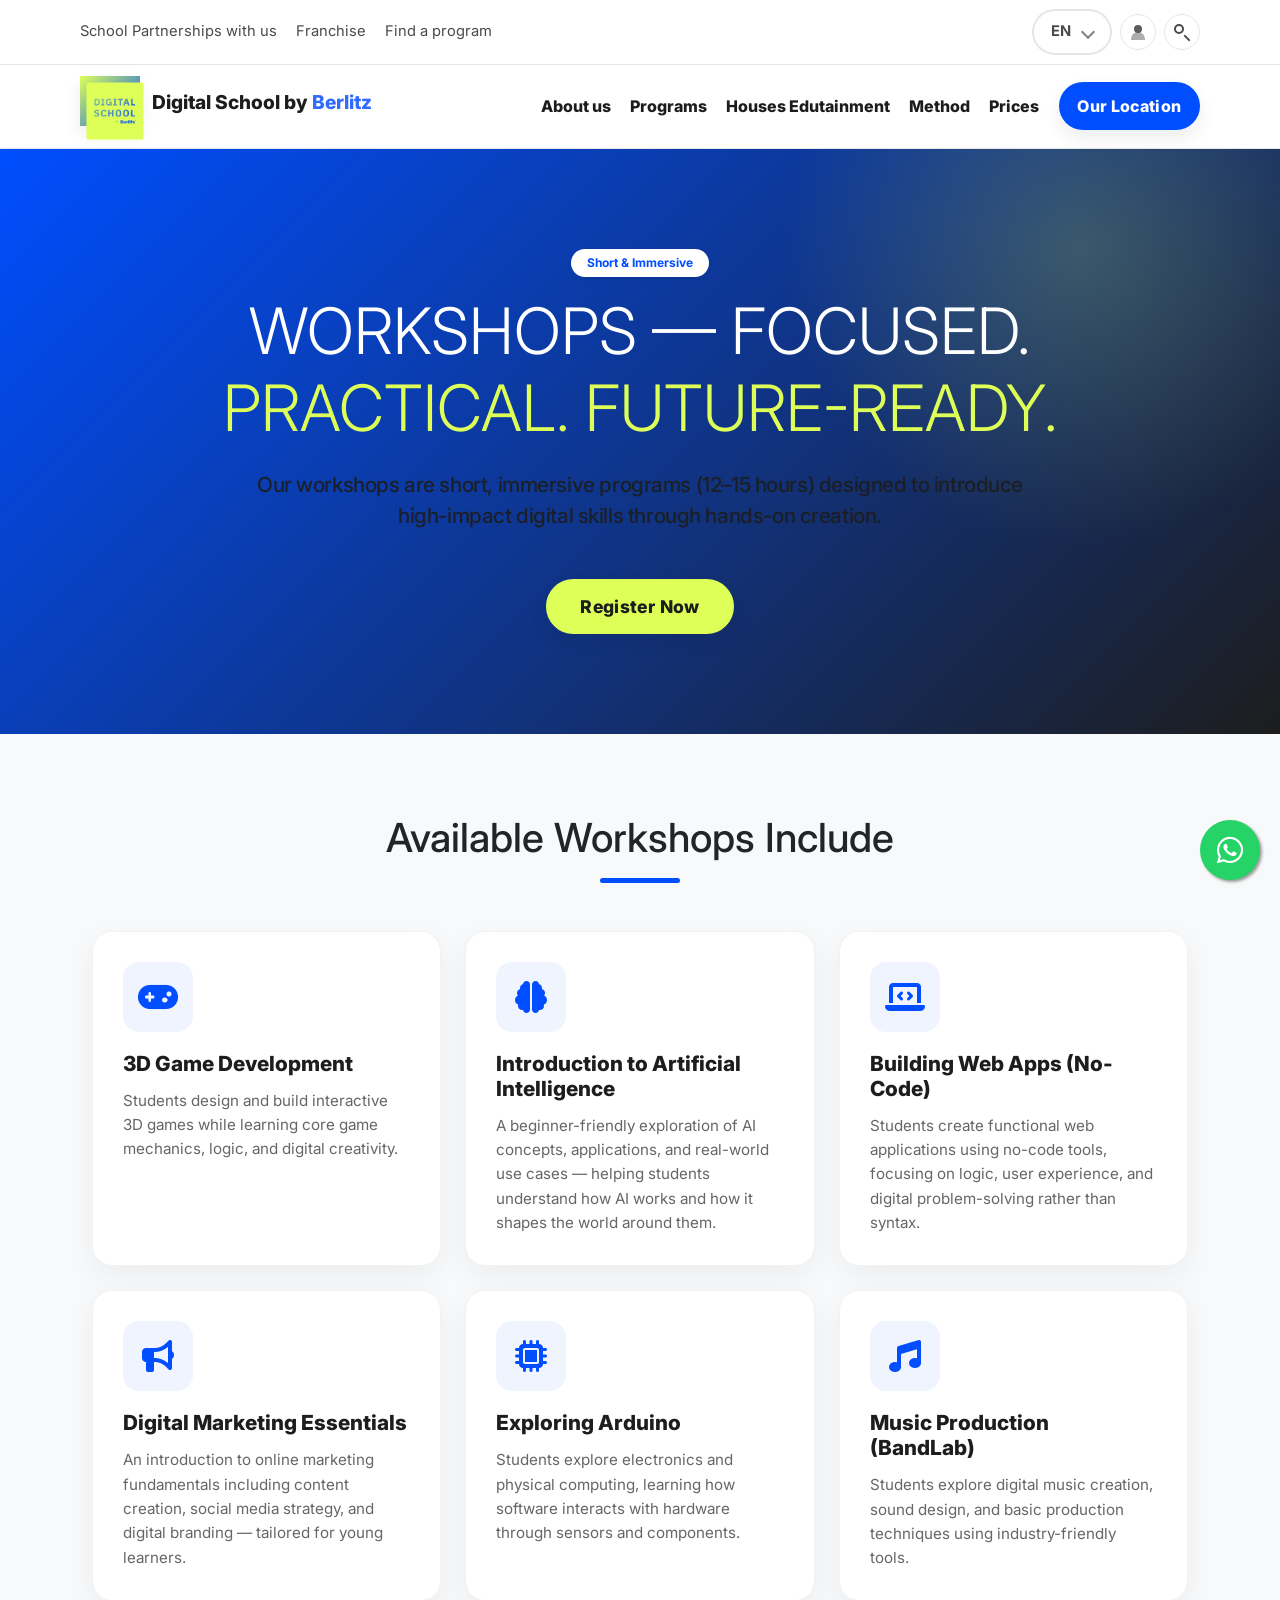
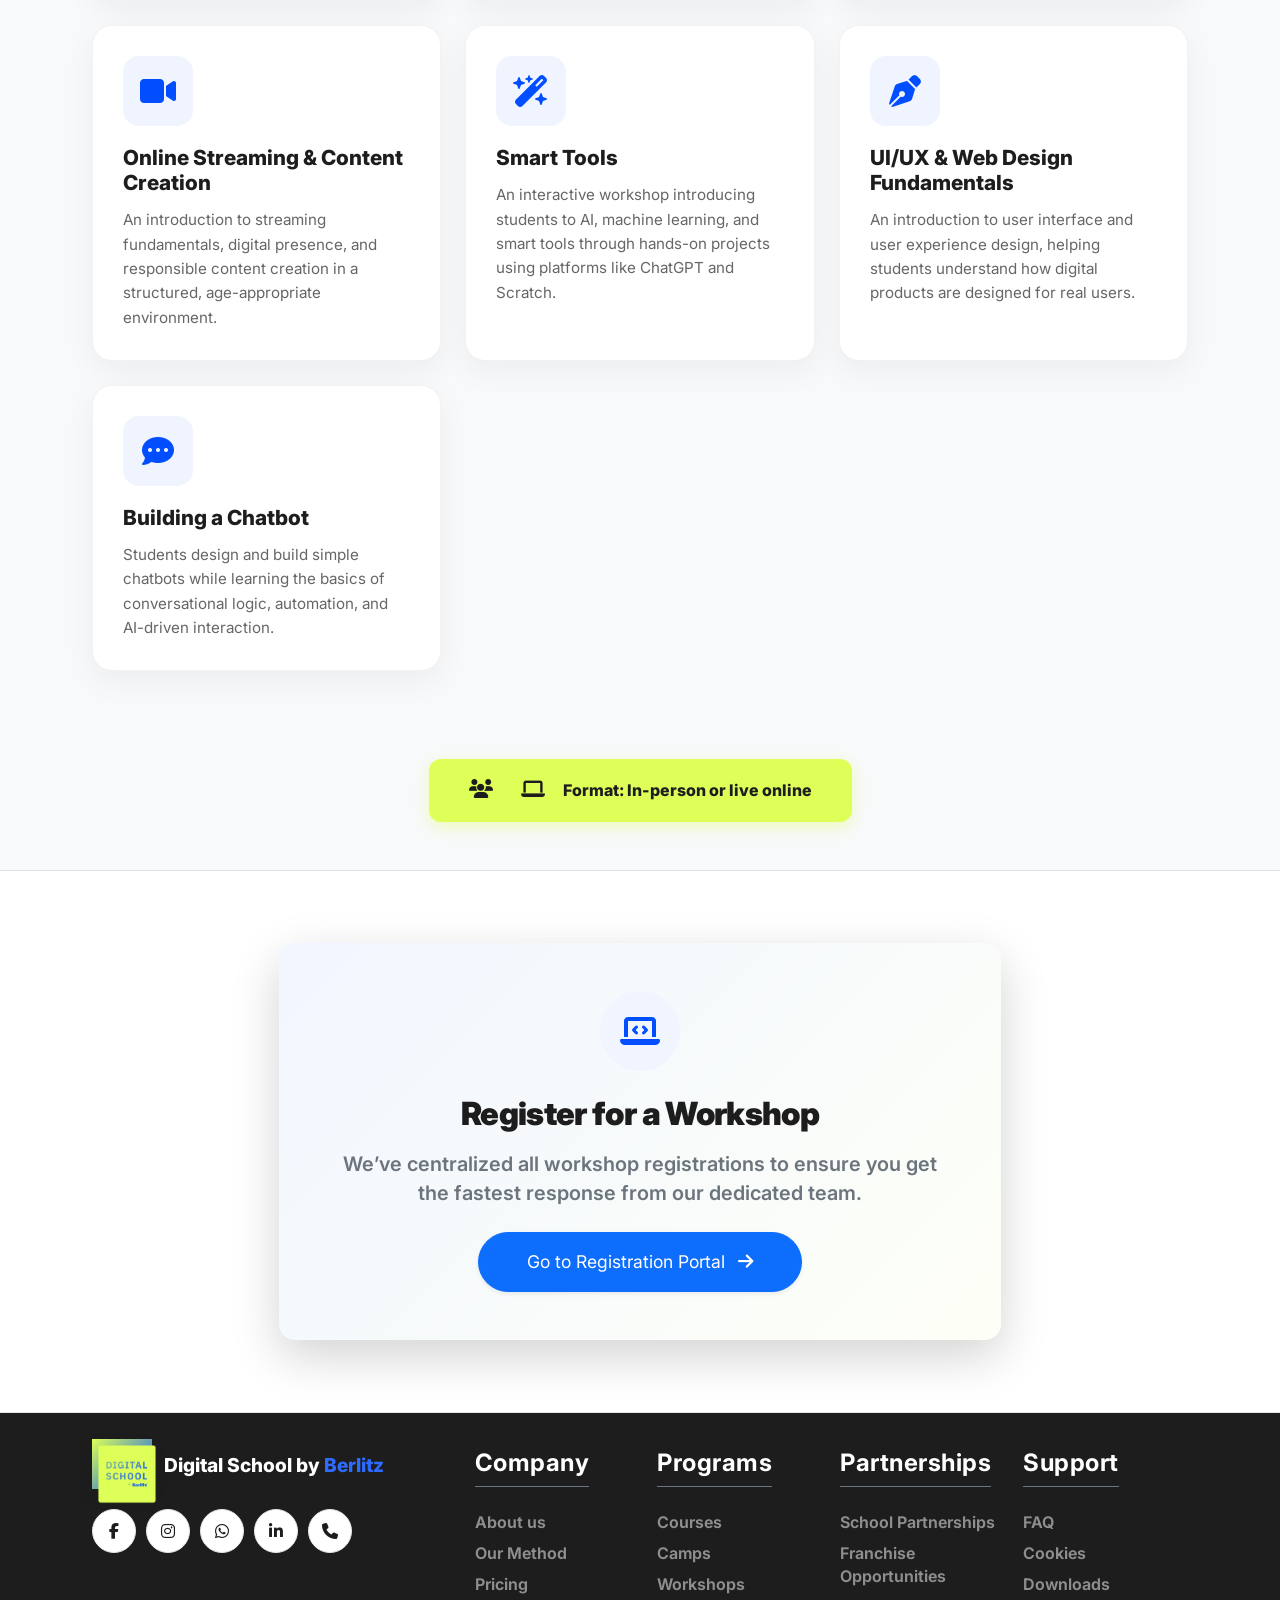
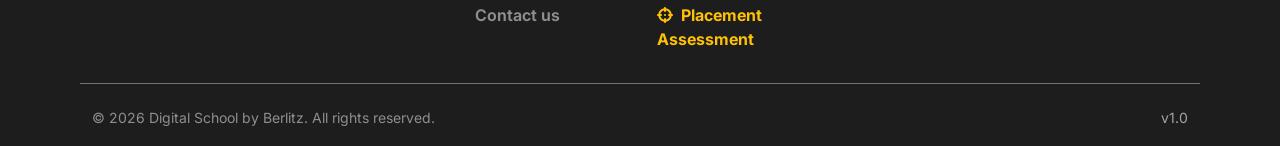
<file: workshops.html>
<!doctype html>
<html lang="en">

  <head>
    <meta charset="utf-8" />
    <meta name="viewport" content="width=device-width, initial-scale=1" />
    <title>Workshops - Digital School by Berlitz</title>
    <meta name="description"
      content="Short, immersive workshop programs (12–15 hours) introducing high-impact digital skills." />
    <link rel="shortcut icon"
      href="media/images/Berlitz_DigitalSchool_Franchise_Logo_Yellow_Cutout_RGB.png"
      type="image/x-icon">
    <link rel="preconnect" href="https://fonts.googleapis.com">
    <link rel="preconnect" href="https://fonts.gstatic.com" crossorigin>
    <link
      href="https://fonts.googleapis.com/css2?family=Inter:wght@400;600;700;800;900&display=swap"
      rel="stylesheet">
    <link rel="stylesheet" href="css/bootstrap.min.css">
    <link rel="stylesheet" href="css/all.min.css" />
    <link rel="stylesheet" href="css/styles.css" />
    <style>
      .workshops-hero {
        position: relative;
        padding: 100px 0;
        background: linear-gradient(135deg, #004EFF 0%, #1D1D1D 100%);
        overflow: hidden;
        color: white;
      }
      .workshops-hero::before {
        content: '';
        position: absolute;
        width: 600px;
        height: 600px;
        background: radial-gradient(circle, rgba(221, 255, 87, 0.2) 0%, rgba(255,255,255,0) 70%);
        top: -200px;
        right: -100px;
        border-radius: 50%;
        animation: pulse 6s infinite alternate;
      }
      @keyframes pulse {
        0% { transform: scale(1); opacity: 0.8; }
        100% { transform: scale(1.1); opacity: 1; }
      }
      
      .workshop-card {
        background: rgba(255, 255, 255, 1);
        border: 1px solid rgba(0, 0, 0, 0.05);
        border-radius: 20px;
        padding: 30px;
        height: 100%;
        transition: all 0.4s cubic-bezier(0.175, 0.885, 0.32, 1.275);
        position: relative;
        overflow: hidden;
        box-shadow: 0 10px 30px rgba(0,0,0,0.05);
        z-index: 1;
      }
      .workshop-card:hover {
        transform: translateY(-10px);
        box-shadow: 0 20px 40px rgba(0, 78, 255, 0.15);
        border-color: #DDFF57;
      }
      .workshop-card::before {
        content: '';
        position: absolute;
        top: 0; left: 0; right: 0; bottom: 0;
        background: linear-gradient(135deg, rgba(221, 255, 87, 0.1) 0%, rgba(0, 78, 255, 0.02) 100%);
        z-index: -1;
        opacity: 0;
        transition: opacity 0.4s ease;
      }
      .workshop-card:hover::before {
        opacity: 1;
      }
      .workshop-icon-container {
        width: 70px;
        height: 70px;
        border-radius: 16px;
        background: #f0f4ff;
        display: flex;
        align-items: center;
        justify-content: center;
        font-size: 32px;
        color: #004EFF;
        margin-bottom: 20px;
        transition: all 0.4s ease;
      }
      .workshop-card:hover .workshop-icon-container {
        background: #DDFF57;
        color: #1D1D1D;
        transform: rotate(-10deg) scale(1.1);
      }
      .workshop-title {
        font-weight: 800;
        font-size: 1.3rem;
        margin-bottom: 12px;
        color: #1d1d1d;
      }
      .workshop-desc {
        color: #666;
        font-size: 0.95rem;
        line-height: 1.6;
        margin-bottom: 0;
      }

      .workshop-format-banner {
        background: #DDFF57;
        color: #1D1D1D;
        padding: 20px;
        border-radius: 12px;
        text-align: center;
        font-weight: 800;
        margin-top: 40px;
        box-shadow: 0 5px 15px rgba(221, 255, 87, 0.4);
        display: inline-block;
        padding-left: 40px;
        padding-right: 40px;
      }
      .workshop-format-icon {
        margin-right: 15px;
        font-size: 1.2rem;
      }

    </style>
  </head>

  <body>
    <!-- Top utility bar -->
    <div class="topbar">
      <div class="container topbar__inner">
        <div class="topbar__left">
          <a href="partnership.html" class="topbar__link">School Partnerships with us</a>
          <a href="franchise.html" class="topbar__link">Franchise</a>
          <a href="index.html#programs" class="topbar__link">Find a program</a>
        </div>

        <div class="topbar__right">
          <button class="pill pill--ghost" type="button" aria-label="Select language">
            EN <span class="chev" aria-hidden="true"></span>
          </button>
          <a class="topbar__icon" href="#" aria-label="Account">
            <span class="icon icon-user" aria-hidden="true"></span>
          </a>
          <a class="topbar__icon" href="#" aria-label="Search">
            <span class="icon icon-search" aria-hidden="true"></span>
          </a>
        </div>
      </div>
    </div>

    <!-- Main header -->
    <header class="header">
      <div class="container header__inner">
        <a class="brand" href="index.html" aria-label="Digital School by Berlitz Home">
          <span class="brand__mark" aria-hidden="true"> <img src="media/images/Berlitz_DigitalSchool_Franchise_Logo_Yellow_Cutout_RGB.png" alt></span>
          <h1> Digital School by <span class="brand__name--accent">Berlitz</span></h1>
        </a>

        <!-- Mobile nav toggle -->
        <input class="nav-toggle" type="checkbox" id="nav-toggle" />
        <label class="nav-burger" for="nav-toggle" aria-label="Open menu">
          <span></span><span></span><span></span>
        </label>

        <nav class="nav" aria-label="Primary navigation">
          <a class="nav__link" href="index.html#about">About us</a>
          <a class="nav__link" href="index.html#programs">Programs</a>
          <a class="nav__link" href="index.html#houses">Houses Edutainment</a>
          <a class="nav__link" href="index.html#method">Method</a>
          <a class="nav__link" href="index.html#prices">Prices</a>
          <a class="pill pill--primary" target="_blank" href="https://maps.app.goo.gl/1vDeKZDfzDRsUp1y6">Our Location</a>
        </nav>
      </div>
    </header>

    <main>
      <!-- Hero Section -->
      <section class="workshops-hero text-center">
        <div class="container position-relative z-1">
          <div class="badge bg-white text-dark px-3 py-2 rounded-pill mb-3 fw-bold shadow-sm" style="color: #004EFF !important;">Short & Immersive</div>
          <h2 class="display-3 fw-black mb-4">WORKSHOPS — FOCUSED. <br><span style="color: #DDFF57;">PRACTICAL. FUTURE-READY.</span></h2>
          <p class="lead mx-auto" style="max-width: 800px; font-weight: 500; font-size: 1.3rem; opacity: 0.9;">
            Our workshops are short, immersive programs (12–15 hours) designed to introduce high-impact digital skills through hands-on creation.
          </p>
          <div class="mt-5">
            <a href="#contact" class="pill pill--primary" style="background:#DDFF57; color:#1D1D1D; border-color:#DDFF57; font-size:1.1rem; padding: 0.8rem 2rem;">Register Now</a>
          </div>
        </div>
      </section>

      <!-- Workshops Grid -->
      <section class="py-5 bg-light" style="padding-top: 80px !important;">
        <div class="container">
          <div class="text-center mb-5">
            <h2 class="fw-black fs-1 text-dark mb-3">Available Workshops Include</h2>
            <div style="width: 80px; height: 5px; background: #004EFF; margin: 0 auto; border-radius: 5px;"></div>
          </div>

          <div class="row g-4">
            
            <!-- Workshop 1 -->
            <div class="col-lg-4 col-md-6">
              <div class="workshop-card">
                <div class="workshop-icon-container">
                  <i class="fa-solid fa-gamepad"></i>
                </div>
                <h3 class="workshop-title">3D Game Development</h3>
                <p class="workshop-desc">Students design and build interactive 3D games while learning core game mechanics, logic, and digital creativity.</p>
              </div>
            </div>

            <!-- Workshop 2 -->
            <div class="col-lg-4 col-md-6">
              <div class="workshop-card">
                <div class="workshop-icon-container">
                  <i class="fa-solid fa-brain"></i>
                </div>
                <h3 class="workshop-title">Introduction to Artificial Intelligence</h3>
                <p class="workshop-desc">A beginner-friendly exploration of AI concepts, applications, and real-world use cases — helping students understand how AI works and how it shapes the world around them.</p>
              </div>
            </div>

            <!-- Workshop 3 -->
            <div class="col-lg-4 col-md-6">
              <div class="workshop-card">
                <div class="workshop-icon-container">
                  <i class="fa-solid fa-laptop-code"></i>
                </div>
                <h3 class="workshop-title">Building Web Apps (No-Code)</h3>
                <p class="workshop-desc">Students create functional web applications using no-code tools, focusing on logic, user experience, and digital problem-solving rather than syntax.</p>
              </div>
            </div>

            <!-- Workshop 4 -->
            <div class="col-lg-4 col-md-6">
              <div class="workshop-card">
                <div class="workshop-icon-container">
                  <i class="fa-solid fa-bullhorn"></i>
                </div>
                <h3 class="workshop-title">Digital Marketing Essentials</h3>
                <p class="workshop-desc">An introduction to online marketing fundamentals including content creation, social media strategy, and digital branding — tailored for young learners.</p>
              </div>
            </div>

            <!-- Workshop 5 -->
            <div class="col-lg-4 col-md-6">
              <div class="workshop-card">
                <div class="workshop-icon-container">
                  <i class="fa-solid fa-microchip"></i>
                </div>
                <h3 class="workshop-title">Exploring Arduino</h3>
                <p class="workshop-desc">Students explore electronics and physical computing, learning how software interacts with hardware through sensors and components.</p>
              </div>
            </div>

            <!-- Workshop 6 -->
            <div class="col-lg-4 col-md-6">
              <div class="workshop-card">
                <div class="workshop-icon-container">
                  <i class="fa-solid fa-music"></i>
                </div>
                <h3 class="workshop-title">Music Production (BandLab)</h3>
                <p class="workshop-desc">Students explore digital music creation, sound design, and basic production techniques using industry-friendly tools.</p>
              </div>
            </div>

            <!-- Workshop 7 -->
            <div class="col-lg-4 col-md-6">
              <div class="workshop-card">
                <div class="workshop-icon-container">
                  <i class="fa-solid fa-video"></i>
                </div>
                <h3 class="workshop-title">Online Streaming & Content Creation</h3>
                <p class="workshop-desc">An introduction to streaming fundamentals, digital presence, and responsible content creation in a structured, age-appropriate environment.</p>
              </div>
            </div>

            <!-- Workshop 8 -->
            <div class="col-lg-4 col-md-6">
              <div class="workshop-card">
                <div class="workshop-icon-container">
                  <i class="fa-solid fa-wand-magic-sparkles"></i>
                </div>
                <h3 class="workshop-title">Smart Tools</h3>
                <p class="workshop-desc">An interactive workshop introducing students to AI, machine learning, and smart tools through hands-on projects using platforms like ChatGPT and Scratch.</p>
              </div>
            </div>

            <!-- Workshop 9 -->
            <div class="col-lg-4 col-md-6">
              <div class="workshop-card">
                <div class="workshop-icon-container">
                  <i class="fa-solid fa-pen-nib"></i>
                </div>
                <h3 class="workshop-title">UI/UX & Web Design Fundamentals</h3>
                <p class="workshop-desc">An introduction to user interface and user experience design, helping students understand how digital products are designed for real users.</p>
              </div>
            </div>

            <!-- Workshop 10 -->
            <div class="col-lg-4 col-md-6">
              <div class="workshop-card">
                <div class="workshop-icon-container">
                  <i class="fa-solid fa-comment-dots"></i>
                </div>
                <h3 class="workshop-title">Building a Chatbot</h3>
                <p class="workshop-desc">Students design and build simple chatbots while learning the basics of conversational logic, automation, and AI-driven interaction.</p>
              </div>
            </div>

          </div>

          <div class="text-center mt-5">
             <div class="workshop-format-banner">
               <i class="fa-solid fa-users workshop-format-icon"></i> 
               <i class="fa-solid fa-laptop workshop-format-icon" style="margin-left: 10px;"></i>
               Format: In-person or live online
             </div>
          </div>
        </div>
      </section>

      <!-- contact CTA -->
      <section id="contact" class="newsletter py-5 border-top bg-white">
        <div class="container py-4 text-center">
          <div class="row justify-content-center">
            <div class="col-lg-8">
              <div class="card border-0 shadow-lg rounded-4 overflow-hidden position-relative">
                <div class="position-absolute top-0 start-0 w-100 h-100" style="background: linear-gradient(135deg, rgba(0, 78, 255, 0.05) 0%, rgba(221, 255, 87, 0.05) 100%); pointer-events: none;"></div>
                <div class="card-body px-md-5 py-md-5 position-relative z-1">
                  <div class="mb-4">
                    <div style="width: 80px; height: 80px; background: #f0f5ff; border-radius: 50%; color: #004EFF; font-size: 32px; display: flex; align-items: center; justify-content: center; margin: 0 auto;">
                      <i class="fa-solid fa-laptop-code"></i>
                    </div>
                  </div>
                  <h2 class="fw-black mb-3">Register for a Workshop</h2>
                  <p class="text-secondary fw-semibold mb-4 fs-5 mx-auto" style="max-width: 600px;">
                    We’ve centralized all workshop registrations to ensure you get the fastest response from our dedicated team.
                  </p>
                  <a href="index.html?topic=Workshops#contact" class="btn btn-primary btn-lg rounded-pill px-5 fw-black shadow-sm" style="font-size: 1.1rem; padding: 1rem 3rem;">
                    Go to Registration Portal <i class="fa-solid fa-arrow-right ms-2"></i>
                  </a>
                </div>
              </div>
            </div>
          </div>
        </div>
      </section>

    </main>

    <footer class="footer">
      <div class="container footer__inner">
        <div class="footer__brand">
          <a class="brand" href="index.html" aria-label="Digital School by Berlitz Home">
            <span class="brand__mark" aria-hidden="true"> <img src="media/images/Berlitz_DigitalSchool_Franchise_Logo_Yellow_Cutout_RGB.png" alt></span>
            <h1> Digital School by <span class="brand__name--accent">Berlitz</span></h1>
          </a>
          <div class="hero-contact__social" aria-label="Social links">
            <a class="social-btn" href="https://www.facebook.com/dsbyberlitz" target="_blank" rel="noopener" aria-label="Facebook">
              <i class="fa-brands fa-facebook-f" aria-hidden="true"></i>
            </a>
            <a class="social-btn" href="https://www.instagram.com/dsbyberlitz" target="_blank" rel="noopener" aria-label="Instagram">
              <i class="fa-brands fa-instagram" aria-hidden="true"></i>
            </a>
            <a class="social-btn" href="https://wa.me/#" target="_blank" rel="noopener" aria-label="WhatsApp">
              <i class="fa-brands fa-whatsapp" aria-hidden="true"></i>
            </a>
            <a class="social-btn" href="https://www.linkedin.com/company/digital-school-by-berlitz" target="_blank" rel="noopener" aria-label="LinkedIn">
              <i class="fa-brands fa-linkedin-in" aria-hidden="true"></i>
            </a>
            <a class="social-btn" href="tel:#" target="_blank" rel="noopener" aria-label="phone">
              <i class="fa-solid fa-phone" aria-hidden="true"></i>
            </a>
          </div>
        </div>

        <div class="footer__cols">
          <div class="footer-col">
            <h4 class="text-white fw-bold mb-3 border-bottom border-secondary pb-2 d-inline-block">Company</h4>
            <a href="index.html#about" class="text-white-50 text-decoration-none d-block mb-2 hover-white">About us</a>
            <a href="index.html#method" class="text-white-50 text-decoration-none d-block mb-2 hover-white">Our Method</a>
            <a href="index.html#prices" class="text-white-50 text-decoration-none d-block mb-2 hover-white">Pricing</a>
            <a href="index.html#contact" class="text-white-50 text-decoration-none d-block mb-2 hover-white">Contact us</a>
          </div>

          <div class="footer-col">
            <h4 class="text-white fw-bold mb-3 border-bottom border-secondary pb-2 d-inline-block">Programs</h4>
            <a href="index.html#programs" class="text-white-50 text-decoration-none d-block mb-2 hover-white">Courses</a>
            <a href="camps.html" class="text-white-50 text-decoration-none d-block mb-2 hover-white">Camps</a>
            <a href="workshops.html" class="text-white-50 text-decoration-none d-block mb-2 hover-white">Workshops</a>
            <a href="placement.html" class="text-warning text-decoration-none d-block mb-2 hover-white fw-bold"><i class="fa-solid fa-crosshairs me-1"></i> Placement Assessment</a>
          </div>

          <div class="footer-col">
            <h4 class="text-white fw-bold mb-3 border-bottom border-secondary pb-2 d-inline-block">Partnerships</h4>
            <a href="partnership.html" class="text-white-50 text-decoration-none d-block mb-2 hover-white">School Partnerships</a>
            <a href="franchise.html" class="text-white-50 text-decoration-none d-block mb-2 hover-white">Franchise Opportunities</a>
          </div>

          <div class="footer-col">
            <h4 class="text-white fw-bold mb-3 border-bottom border-secondary pb-2 d-inline-block">Support</h4>
            <a href="#" class="text-white-50 text-decoration-none d-block mb-2 hover-white">FAQ</a>
            <a href="#" class="text-white-50 text-decoration-none d-block mb-2 hover-white">Cookies</a>
            <a href="#" class="text-white-50 text-decoration-none d-block mb-2 hover-white">Downloads</a>
          </div>
        </div>
      </div>

      <div class="container footer__bottom pt-4 mt-4 border-top border-secondary text-center">
        <small class="text-white-50">© <span id="year">2026</span> Digital School by Berlitz. All rights reserved.</small>
        <small class="muted">v1.0</small>
      </div>
    </footer>
    <script src="index.js"></script>
    <a href="https://wa.me/1234567890" class="whatsapp-float" target="_blank" aria-label="WhatsApp">
      <i class="fa-brands fa-whatsapp"></i>
    </a>
  </body>
</html>
</file>
<file: css/styles.css>
/* =========================
   Base / Theme
========================= */
:root {

  /* Core */
  --bg: #FCFCFC;
  /* Powder */
  --ink: #1D1D1D;
  /* Charcoal (main text) */
  --muted: #4a4a4a;
  /* slightly lighter charcoal */
  --line: #e6e6e6;

  /* Berlitz brand */
  --primary: #004EFF;
  /* Berlitz Blue */
  --navy: #1D1D1D;
  /* Charcoal (used in your template as “navy”) */

  /* Secondary accents (use Berlitz Yellow + blue shades) */
  --magenta: #DDFF57;
  /* Berlitz Yellow (template uses magenta as a loud accent) */
  --cyan: #2F6BFF;
  /* lighter blue tint */
  --teal: #0037B3;
  /* deeper blue shade */
  --lime: #DDFF57;
  /* Berlitz Yellow */

  --radius: 18px;
  --radius-lg: 26px;

  --shadow: 0 10px 28px rgba(2, 30, 44, .10);
  --shadow-soft: 0 8px 18px rgba(2, 30, 44, .08);

  --container: 1120px;

  --font: "Inter", system-ui, -apple-system, Segoe UI, Roboto, Helvetica, Arial, sans-serif;
}

* {
  box-sizing: border-box;
}

html,
body {
  height: 100%;
}

body {
  margin: 0;
  font-family: var(--font);
  color: var(--ink);
  background: var(--bg);
  line-height: 1.45;
}

a {
  color: inherit;
  text-decoration: none;
}

img {
  max-width: 100%;
  display: block;
}

strong {
  font-weight: 800;
}

h1 {
  font-weight: 800;
}

.container {
  width: min(var(--container), calc(100% - 40px));
  margin: 0 auto;
}

.sr-only {
  position: absolute !important;
  width: 1px;
  height: 1px;
  padding: 0;
  margin: -1px;
  overflow: hidden;
  clip: rect(0, 0, 0, 0);
  white-space: nowrap;
  border: 0;
}

/* =========================
   Pills / Buttons
========================= */
.pill {
  display: inline-flex;
  align-items: center;
  gap: .5rem;
  padding: .65rem 1.05rem;
  border-radius: 999px;
  border: 2px solid transparent;
  font-weight: 800;
  letter-spacing: .02em;
  cursor: pointer;
  transition: transform .08s ease, box-shadow .2s ease, background .2s ease, border-color .2s ease;
  user-select: none;
  white-space: nowrap;
}

.pill:active {
  transform: translateY(1px);
}

.pill--primary {
  background: var(--primary);
  color: #fff;
  box-shadow: var(--shadow-soft);
}

.pill--primary:hover {
  box-shadow: var(--shadow);
}

.pill--outline {
  background: #fff;
  border-color: var(--primary);
  color: var(--primary);
}

.pill--outline:hover {
  background: rgba(0, 150, 214, .06);
}

.pill--white {
  background: #fff;
  color: var(--navy);
  border-color: rgba(255, 255, 255, .0);
}

.pill--ghost {
  background: transparent;
  border-color: var(--line);
  color: var(--muted);
  font-weight: 700;
}

.pill--lg {
  padding: .85rem 1.25rem;
}

.arrow {
  font-weight: 900;
}

/* =========================
   Topbar + Header
========================= */
.topbar {
  border-bottom: 1px solid var(--line);
  background: #fff;
}

.topbar__inner {
  display: flex;
  justify-content: space-between;
  align-items: center;
  gap: 1rem;
  padding: .55rem 0;
  font-size: .92rem;
}

.topbar__left {
  display: flex;
  gap: 1.2rem;
  flex-wrap: wrap;
}

.topbar__link {
  color: var(--muted);
}

.topbar__link:hover {
  color: var(--ink);
}

.topbar__right {
  display: flex;
  align-items: center;
  gap: .5rem;
}

.topbar__icon {
  display: inline-flex;
  width: 36px;
  height: 36px;
  border: 1px solid var(--line);
  border-radius: 999px;
  align-items: center;
  justify-content: center;
  color: var(--muted);
}

.header {
  position: sticky;
  top: 0;
  z-index: 10;
  background: #fff;
  border-bottom: 1px solid var(--line);
}

.header__inner {
  display: flex;
  align-items: center;
  justify-content: space-between;
  padding: 1.1rem 0;
  gap: 1rem;
}

.brand {
  display: flex;
  align-items: center;
  gap: .75rem;
  font-weight: 900;
}

.brand__mark {
  width: 60px;
  height: 50px;
  /* border-radius: 8px; */
  background: linear-gradient(135deg, var(--magenta), var(--primary));
  box-shadow: var(--shadow-soft);
  margin-top: -10px;
}

.brand__mark img {
  margin-left: 5px;
  margin-top: 5px;
  width: 60px;
}

h1 {
  font-size: 1.2rem;

}

.brand__name--accent {
  color: var(--cyan);
}

.nav {
  display: flex;
  align-items: center;
  gap: 1.2rem;
}

.nav__link {
  color: var(--navy);
  font-weight: 800;
}

.nav__link:hover {
  opacity: .75;
}

/* Mobile nav (CSS-only) */
.nav-toggle {
  display: none;
}

.nav-burger {
  display: none;
  width: 44px;
  height: 44px;
  border: 1px solid var(--line);
  border-radius: 12px;
  align-items: center;
  justify-content: center;
  flex-direction: column;
  gap: 6px;
  cursor: pointer;
}

.nav-burger span {
  width: 18px;
  height: 2px;
  background: var(--navy);
  display: block;
  border-radius: 2px;
}

/* =========================
   Hero
========================= */
.hero {
  position: relative;
  padding: 70px 0 60px;
  overflow: hidden;
  height: calc(100vh - 145px);
  /* Replace this with your real hero image */
  background:
    url(../media/images/Hero\ section\ -\ Copy.jpeg) no-repeat fixed;
  background-position: center 150px;
  background-size: 100% 100%;
}

@media (max-width:768px) {
  .hero {
    background:
      url(../media/images/Hero\ for\ mobile.jpeg) no-repeat fixed;
    background-size: 100% 100%;
    background-position: center;

  }
}


.hero::after {
  content: "";
  position: absolute;
  inset: 0;
  background:
    linear-gradient(120deg, rgba(196, 0, 107, .08), transparent 55%),
    radial-gradient(600px 350px at 20% 60%, rgba(0, 166, 230, .18), transparent 60%);
  pointer-events: none;

}

.hero__inner {
  position: relative;
  z-index: 1;
}

.hero__content {
  max-width: 680px;
  color: #fff;
  margin-top: 50px;
}

.hero__title {
  margin: 0 0 .65rem;
  font-size: clamp(1.75rem, 3.2vw, 2.5rem);
  color: #fff;
  line-height: 1.25;
  letter-spacing: -.04em;
  font-weight: 900;
}

.hero__subtitle {
  color: #fff;
  margin: 0 0 1.6rem;
  font-size: clamp(1.1rem, 1.9vw, 1.25rem);
  font-weight: 700;
  opacity: .95;
  line-height: 1.3;
}

/* communication links*/
.hero-contact {

  display: flex;
  align-items: center;
  justify-content: space-between;
  gap: 14px;
  background: rgba(255, 255, 255, .98);
  border-radius: 18px;
  padding: 14px 16px;
  width: min(720px, 100%);
  box-shadow: var(--shadow);
  color: var(--ink);
}

.hero-contact__label {
  font-weight: 900;
  color: var(--navy);
  margin-bottom: 4px;
}

.hero-contact__hint {
  color: var(--muted);
  font-weight: 650;
}

.hero-contact__right {
  display: flex;
  align-items: center;
  gap: 50px;
  flex-wrap: wrap;
}

.hero-contact__social {
  display: flex;
  gap: 10px;
  align-items: center;
  margin-top: 20px;
}

.social-btn {
  width: 44px;
  height: 44px;
  display: grid;
  place-items: center;
  border-radius: 999px;
  border: 1px solid var(--line);
  background: #fff;
  color: var(--navy);
}

.social-btn:hover {
  background: var(--lime);
  color: white;

}

@media (max-width: 520px) {
  .hero-contact {
    flex-direction: column;
    align-items: stretch;
  }

  .hero-contact__right {
    justify-content: space-between;
    gap: 10px
  }
}


.hero__badge {
  position: absolute;
  z-index: 1;
  background: rgba(255, 255, 255, .16);
  border: 1px solid rgba(255, 255, 255, .22);
  color: #fff;
  font-weight: 900;
  border-radius: 14px;
  padding: 10px 12px;
  box-shadow: 0 10px 24px rgba(0, 0, 0, .18);

}

.hero__badge--one {
  right: 5%;
  top: 25%;
}

.hero__badge--two {
  right: 6%;
  top: 14%;
  opacity: .9;
}

/* =========================
   Sections / Titles
========================= */
.section {
  padding: 62px 0;
}

.section--tight {
  padding: 44px 0;
}

.section--alt {
  background: #f6f8fb;
}

.lead {
  max-width: 980px;
  margin: 0 auto;
  font-weight: 900;
  color: var(--navy);
  font-size: clamp(1.25rem, 2.2vw, 2rem);
  text-align: center;
  letter-spacing: -.02em;
}

.section-title {
  margin: 46px auto 0;
  text-align: center;
  max-width: 980px;
  font-size: clamp(1.4rem, 2.4vw, 2.2rem);
  font-weight: 900;
  color: var(--navy);
  letter-spacing: -.03em;
}

.center-title {
  text-align: center;
  margin: 0 0 .5rem;
  font-size: clamp(1.55rem, 2.8vw, 2.4rem);
  font-weight: 900;
  letter-spacing: -.03em;
  color: var(--navy);
}

.center-subtitle {
  text-align: center;
  margin: 0 auto 28px;
  max-width: 860px;
  color: var(--muted);
  font-weight: 600;
}

/* =========================
   CTA Cards (4)
========================= */
.cta-grid {
  display: grid;
  grid-template-columns: repeat(4, 1fr);
  gap: 18px;
  margin-top: 18px;
}

.cta-card {
  position: relative;
  border-radius: var(--radius-lg);
  padding: 22px 22px 18px;
  min-height: 210px;
  overflow: hidden;
  color: #fff;
  box-shadow: var(--shadow);
  display: flex;
  flex-direction: column;
  justify-content: space-between;
}

.cta-card h3 {
  font-weight: 900;
}

.cta-card p {
  font-weight: 600;
}

.cta-card__art {
  position: absolute;
  inset: 0;
  opacity: .9;
  pointer-events: none;
}



.cta-card--blue {
  background: #007bb2;
}

.cta-card--magenta {
  background: var(--magenta);
}

.cta-card--cyan {
  background: #018fd0;
}

.cta-card--teal {
  background: var(--teal);
}

.art {
  position: absolute;
  right: -10px;
  bottom: -10px;
  width: 180px;
  height: 150px;
  border-radius: 22px;
  transform: rotate(-8deg);
  background: rgba(255, 255, 255, .16);
  border: 1px solid rgba(255, 255, 255, .18);
}

.art--laptop {
  width: 220px;
  height: 140px;
  background:
    linear-gradient(180deg, rgba(255, 255, 255, .26), rgba(255, 255, 255, .08));
}

.art--spark {
  width: 200px;
  height: 160px;
  border-radius: 999px;
  background: radial-gradient(circle at 30% 30%, rgba(255, 255, 255, .30), rgba(255, 255, 255, .08));
}

.art--map {
  width: 240px;
  height: 160px;
  background:
    radial-gradient(circle at 20% 30%, rgba(255, 255, 255, .22), transparent 55%),
    radial-gradient(circle at 70% 70%, rgba(255, 255, 255, .18), transparent 55%);
}

.art--money {
  width: 240px;
  height: 160px;
  background:
    linear-gradient(135deg, rgba(255, 255, 255, .26), rgba(255, 255, 255, .06));
}

/* =========================
   Video Background Section
========================= */
.video-hero {
  position: relative;
  overflow: hidden;
}

.video-hero__bg {
  position: absolute;
  inset: 0;
  z-index: 0;
}

.video-hero__video {
  position: absolute;
  inset: 0;
  width: 100%;
  height: 100%;
  object-fit: cover;
}

.video-hero__overlay {
  position: absolute;
  inset: 0;
  background: rgba(0, 0, 0, 0.5);
  /* half opacity black */
}

/* content above video */
.video-hero__content {
  position: relative;
  z-index: 1;
}

.video-hero__title,
.video-hero__subtitle,
.video-hero__text,
.video-hero__list {
  color: #fff;
}

.video-hero__text {
  font-weight: 650;
  max-width: 70ch;
  opacity: .95;
}

.video-hero__list {
  list-style: none;
  padding-left: 0;
  margin: 14px 0 18px;
  display: grid;
  gap: 10px;
  font-weight: 800;
}

.video-hero__dot {
  display: inline-block;
  margin-right: .6rem;
}

.video-hero__actions {
  display: flex;
  gap: 10px;
  flex-wrap: wrap;
}


/* =========================
   Stats
========================= */
.stats {
  padding: 34px 0 64px;
  background: #fff;
  position: relative;
  overflow: hidden;
}

.stats__inner {
  display: grid;
  grid-template-columns: repeat(4, 1fr);
  gap: 22px;
  align-items: end;
}

.stat__label {
  font-weight: 800;
  color: var(--magenta);
  margin-bottom: 6px;
}

.stat__value {
  font-size: clamp(1.5rem, 4.6vw, 4.2rem);
  font-weight: 600;
  letter-spacing: -.04em;
  color: var(--navy);
}

.stats__wave {
  position: absolute;
  left: 0;
  right: 0;
  bottom: 10px;
  height: 90px;
}

.stats__wave path {
  fill: none;
  stroke-width: 2.5;
  opacity: .9;
}

.stats__wave path:nth-child(1) {
  stroke: var(--lime);
}

.stats__wave path:nth-child(2) {
  stroke: var(--cyan);
  opacity: .85;
}

.stats__wave path:nth-child(3) {
  stroke: var(--magenta);
  opacity: .85;
}

/* =========================
   Split Sections
========================= */
.split {
  display: grid;
  grid-template-columns: 1.05fr .95fr;
  gap: 34px;
  align-items: center;
}

.split--reverse {
  grid-template-columns: .95fr 1.05fr;
}

.split--gap {
  margin-top: 46px;
}

.split__text h2 {
  margin: 0 0 .65rem;
  font-size: clamp(1.45rem, 2.6vw, 2.15rem);
  font-weight: 900;
  letter-spacing: -.03em;
  color: var(--navy);
}

.split__text p {
  margin: 0 0 1.2rem;
  color: var(--muted);
  font-weight: 600;
  max-width: 56ch;
}

.btn-row {
  display: flex;
  gap: 10px;
  flex-wrap: wrap;
}

.shape-stack {
  position: relative;
  min-height: 320px;
  display: grid;
  place-items: center;
}

.shape {
  position: absolute;
  border-radius: 26px;
  width: 92%;
  height: 78%;
  transform: rotate(-2deg);
  box-shadow: var(--shadow-soft);
}

.shape--a {
  background: var(--primary);
  left: 2%;
  bottom: 2%;
  transform: rotate(-6deg);
}

.shape--b {
  background: var(--magenta);
  right: 2%;
  bottom: 5%;
  transform: rotate(4deg);
}

.shape--c {
  background: var(--lime);
  right: 8%;
  top: 6%;
  transform: rotate(10deg);
  width: 70%;
  height: 52%;
}

.media-card {
  position: relative;
  width: 92%;
  border-radius: 22px;
  overflow: hidden;
  box-shadow: var(--shadow);
  background: #fff;
}

.media-card--wide {
  width: 100%;
}

.media-card__mock {
  height: 280px;
  position: relative;
  overflow: hidden;
}

.media-card__mock img,
.media-card__mock--globe img,
.media-card__mock--chip img {
  width: 100%;
  height: 100%;
  object-fit: cover;
  display: block;
}

.media-card__mock--globe {
  height: 260px;
}

.media-card__mock--chip {
  height: 260px;
}

/* tiny mock elements */
.mock__tag {
  position: absolute;
  top: 18px;
  left: 18px;
  background: rgba(0, 150, 214, .14);
  color: var(--navy);
  border: 1px solid rgba(0, 150, 214, .25);
  font-weight: 900;
  padding: 8px 10px;
  border-radius: 14px;
}

.mock__screen {
  position: absolute;
  bottom: 16px;
  left: 18px;
  width: 58%;
  height: 40%;
  border-radius: 16px;
  background: rgba(5, 42, 58, .10);
  border: 1px solid rgba(5, 42, 58, .08);
}

.mock__person {
  position: absolute;
  bottom: 14px;
  right: 18px;
  width: 26%;
  height: 62%;
  border-radius: 999px 999px 18px 18px;
  background: rgba(255, 255, 255, .55);
  border: 1px solid rgba(255, 255, 255, .55);
}

/* =========================
   Programs grid
========================= */
.program-grid {
  display: grid;
  grid-template-columns: repeat(4, 1fr);
  gap: 18px;
  margin-top: 18px;
}

.program-card {
  background: #fff;
  border: 1px solid var(--line);
  border-radius: 18px;
  overflow: hidden;
  box-shadow: var(--shadow-soft);
  padding-bottom: 18px;
  display: flex;
  flex-direction: column;
  justify-content: space-between;
}

.program-card__img {
  height: 140px;
  border-bottom: 1px solid var(--line);
  overflow: hidden;
}

.program-card__img img {
  width: 100%;
  height: 100%;
  object-fit: cover;
  display: block;
}


.program-card h3 {
  margin: 14px 16px 6px;
  font-weight: 900;
  color: var(--navy);
}

.program-card p {
  margin: 0 16px 14px;
  color: var(--muted);
  font-weight: 600;
  min-height: 54px;
}

.program-card .pill {
  margin: 0 16px;
}

.center-actions {
  display: flex;
  justify-content: center;
  margin-top: 22px;
}

/* =========================
   Testimonials
========================= */
.testimonial-carousel {
  overflow: hidden;
}

.testimonial-track {
  display: flex;
  gap: 18px;
  transition: transform 0.45s ease;
}

/* each testimonial becomes a slide */
.testimonial {
  min-width: calc(100% / 3 - 12px);
}


.testimonial {
  border-radius: 24px;
  padding: 18px 18px 16px;
  box-shadow: var(--shadow-soft);
  border: 1px solid rgba(2, 30, 44, .06);
}

.testimonial--sky {
  background: #eaf7ff;
}

.testimonial--pink {
  background: #f8eaf3;
}

.testimonial--lime {
  background: #f2f7d8;
}

.testimonial__top {
  display: flex;
  gap: 12px;
  align-items: flex-start;
  margin-bottom: 10px;
}

.quote {
  font-size: 44px;
  line-height: 1;
  font-weight: 900;
  color: rgba(5, 42, 58, .35);
}

.testimonial__name {
  font-weight: 900;
  color: var(--navy);
}

.testimonial__meta {
  color: var(--muted);
  font-weight: 700;
  font-size: .95rem;
}

.stars {
  color: var(--primary);
  letter-spacing: 2px;
  margin-top: 6px;
  font-weight: 900;
}

.testimonial p {
  margin: 10px 0 0;
  color: var(--navy);
  font-weight: 650;
}

.dots {
  display: flex;
  gap: 10px;
  justify-content: center;
  margin-top: 18px;
}

.dots span {
  width: 10px;
  height: 10px;
  border-radius: 999px;
  border: 1px solid rgba(5, 42, 58, .25);
  opacity: .6;
}

.dots .is-active {
  background: var(--primary);
  border-color: var(--primary);
  opacity: 1;
}

@media (max-width: 768px) {
  .testimonial {
    min-width: 100%;
  }
}


/* =========================
   Boost cards
========================= */
.boost-grid {
  display: grid;
  grid-template-columns: repeat(2, 1fr);
  gap: 18px;
  margin-top: 22px;
}

.boost {
  background: #fff;
  border: 1px solid var(--line);
  border-radius: 18px;
  overflow: hidden;
  box-shadow: var(--shadow-soft);
}

.boost__img {
  height: 190px;
  border-bottom: 1px solid var(--line);
  overflow: hidden;
}

.boost__img img {
  width: 100%;
  height: 100%;
  object-fit: cover;
  display: block;
}

.boost__body {
  padding: 16px 16px 18px;
}

.boost__body h3 {
  margin: 0 0 8px;
  font-weight: 900;
  color: var(--navy);
}

.boost__body p {
  margin: 0 0 14px;
  color: var(--muted);
  font-weight: 600;
}

/* =========================
   News
========================= */
.news-grid {
  display: grid;
  grid-template-columns: 1.2fr .8fr;
  gap: 18px;
  margin-top: 18px;
}

.news-main {
  background: #fff;
  border: 1px solid var(--line);
  border-radius: 18px;
  overflow: hidden;
  box-shadow: var(--shadow-soft);
  padding-bottom: 16px;
}

.news-main__img {
  height: 240px;
  border-bottom: 1px solid var(--line);
  overflow: hidden;
}

.news-main__img img {
  width: 100%;
  height: 100%;
  object-fit: cover;
  display: block;
}

.news-main__tag {
  margin: 14px 16px 6px;
  color: var(--magenta);
  font-weight: 900;
  font-size: .9rem;
}

.news-main h3 {
  margin: 0 16px 8px;
  font-weight: 900;
  color: var(--navy);
  letter-spacing: -.02em;
}

.news-date {
  margin: 0 16px 10px;
  color: rgba(5, 42, 58, .55);
  font-weight: 700;
}

.news-main p {
  margin: 0 16px 14px;
  color: var(--muted);
  font-weight: 600;
}

.news-main .pill {
  margin-left: 16px;
}

.news-side {
  display: flex;
  flex-direction: column;
  gap: 18px;
}

.news-mini {
  background: #fff;
  border: 1px solid var(--line);
  border-radius: 18px;
  padding: 14px 14px 16px;
  box-shadow: var(--shadow-soft);
}

.news-mini__tag {
  color: var(--magenta);
  font-weight: 900;
  font-size: .9rem;
  margin-bottom: 6px;
}

.news-mini h4 {
  margin: 0 0 8px;
  font-weight: 900;
  color: var(--navy);
  letter-spacing: -.02em;
}

.news-mini p {
  margin: 0 0 12px;
  color: var(--muted);
  font-weight: 600;
}

/* =========================
   Levels
========================= */
.levels {
  display: grid;
  grid-template-columns: repeat(3, 1fr);
  gap: 18px;
  margin-top: 22px;
}

.level {
  text-align: center;
  padding: 18px 16px 16px;
  border: 1px solid var(--line);
  border-radius: 18px;
  background: #fff;
  box-shadow: var(--shadow-soft);
}

.level__icon {
  width: 70px;
  height: 52px;
  margin: 0 auto 12px;
  border-radius: 16px;
  background: rgba(0, 150, 214, .10);
  border: 1px solid rgba(0, 150, 214, .18);
  display: grid;
  place-items: center;
}

.level h3 {
  margin: 0 0 8px;
  font-weight: 900;
  color: var(--navy);
}

.level p {
  margin: 0;
  color: var(--muted);
  font-weight: 600;
}

/* =========================
   Newsletter
========================= */
.newsletter {
  background: #f3f5f7;
  border-top: 1px solid var(--line);
  border-bottom: 1px solid var(--line);
  padding: 46px 0;
}

.newsletter__inner {
  display: grid;
  grid-template-columns: 1.15fr .85fr;
  gap: 26px;
  align-items: start;
}

.newsletter h2 {
  margin: 0 0 10px;
  font-weight: 900;
  letter-spacing: -.02em;
  color: var(--navy);
}

.newsletter p {
  margin: 0 0 14px;
  color: var(--muted);
  font-weight: 600;
}

.newsletter__form {
  display: flex;
  gap: 10px;
  flex-wrap: wrap;
}

.newsletter__form input {
  flex: 1;
  min-width: 220px;
  height: 46px;
  border-radius: 999px;
  border: 1px solid var(--line);
  padding: 0 14px;
  outline: none;
  font-weight: 650;
}

.newsletter__form input:focus {
  border-color: rgba(0, 150, 214, .6);
  box-shadow: 0 0 0 4px rgba(0, 150, 214, .12);
}

.newsletter__social h3 {
  margin: 0 0 10px;
  font-weight: 900;
  color: var(--navy);
}

.social {
  display: flex;
  gap: 10px;
  flex-wrap: wrap;
}

.social a {
  width: 42px;
  height: 42px;
  border-radius: 999px;
  border: 1px solid var(--line);
  display: grid;
  place-items: center;
  background: #fff;
  color: var(--navy);
}

/* =========================
   Footer
========================= */
.footer {
  background: var(--navy);
  color: #fff;
  padding: 36px 0 18px;
}

.footer__inner {
  display: grid;
  grid-template-columns: 1fr 2fr;
  gap: 26px;
  align-items: start;
}

.brand--footer .brand__name--accent {
  color: #fff;
  opacity: .9;
}

.footer__cols {
  display: grid;
  grid-template-columns: repeat(4, 1fr);
  gap: 18px;
}

.footer-col h4 {
  margin: 0 0 10px;
  font-weight: 900;
  letter-spacing: .02em;
}

.footer-col a {
  display: block;
  color: rgba(255, 255, 255, .82);
  margin: 8px 0;
  font-weight: 650;
}

.footer-col a:hover {
  color: #fff;
}

.social--footer a {
  background: rgba(255, 255, 255, .06);
  border-color: rgba(255, 255, 255, .12);
  color: #fff;
}

.footer__bottom {
  display: flex;
  justify-content: space-between;
  gap: 12px;
  padding-top: 16px;
  margin-top: 18px;
  border-top: 1px solid rgba(255, 255, 255, .12);
  color: rgba(255, 255, 255, .75);
}

.muted {
  opacity: .8;
}

.icon {
  display: inline-block;
  width: 18px;
  height: 18px;
  position: relative;
}

.icon-search::before {
  content: "";
  position: absolute;
  width: 10px;
  height: 10px;
  border: 2px solid currentColor;
  border-radius: 999px;
  left: 1px;
  top: 1px;
}

.icon-search::after {
  content: "";
  position: absolute;
  width: 8px;
  height: 2px;
  background: currentColor;
  right: 0;
  bottom: 2px;
  transform: rotate(45deg);
  border-radius: 2px;
}

/* user */
.icon-user::before {
  content: "";
  position: absolute;
  width: 8px;
  height: 8px;
  border-radius: 999px;
  background: currentColor;
  left: 5px;
  top: 2px;
  opacity: .9;
}

.icon-user::after {
  content: "";
  position: absolute;
  width: 14px;
  height: 8px;
  border-radius: 999px 999px 6px 6px;
  background: currentColor;
  left: 2px;
  bottom: 1px;
  opacity: .45;
}

/* target */
.icon-target::before {
  content: "";
  position: absolute;
  inset: 2px;
  border: 2px solid var(--primary);
  border-radius: 999px;
}

.icon-target::after {
  content: "";
  position: absolute;
  left: 8px;
  top: 8px;
  width: 4px;
  height: 4px;
  background: var(--primary);
  border-radius: 999px;
}

/* blocks/mix/code placeholders */
.icon-blocks::before,
.icon-mix::before,
.icon-code::before {
  content: "";
  position: absolute;
  inset: 4px;
  border-radius: 6px;
  border: 2px solid rgba(5, 42, 58, .65);
}

.icon-mix::after {
  content: "";
  position: absolute;
  left: 4px;
  top: 8px;
  width: 10px;
  height: 2px;
  background: rgba(5, 42, 58, .65);
}

.icon-code::after {
  content: "</>";
  position: absolute;
  left: 2px;
  top: -1px;
  font-weight: 900;
  font-size: 12px;
  opacity: .7;
}

.chev {
  width: 10px;
  height: 10px;
  border-right: 2px solid currentColor;
  border-bottom: 2px solid currentColor;
  transform: rotate(45deg);
  display: inline-block;
  margin-left: 4px;
  opacity: .7;
}

.icon-twitter::after {
  content: "𝕏";
  font-weight: 900;
}

.icon-tiktok::after {
  content: "♪";
  font-weight: 900;
}

.icon-facebook::after {
  content: "f";
  font-weight: 900;
}

.icon-instagram::after {
  content: "⌁";
  font-weight: 900;
}

.icon-linkedin::after {
  content: "in";
  font-weight: 900;
  font-size: 12px;
}

.icon-youtube::after {
  content: "▶";
  font-weight: 900;
}

.icon-whatsapp::after {
  content: "✆";
  font-weight: 900;
}

/* =========================
    Responsive
========================= */
@media (max-width: 1050px) {
  .cta-grid {
    grid-template-columns: repeat(2, 1fr);
  }

  .program-grid {
    grid-template-columns: repeat(2, 1fr);
  }

  .stats__inner {
    grid-template-columns: repeat(2, 1fr);
  }

  .testimonial-grid {
    grid-template-columns: 1fr;
  }

  .boost-grid {
    grid-template-columns: 1fr;
  }

  .news-grid {
    grid-template-columns: 1fr;
  }

  .levels {
    grid-template-columns: 1fr;
  }

  .footer__inner {
    grid-template-columns: 1fr;
  }

  .footer__cols {
    grid-template-columns: repeat(2, 1fr);
  }
}

@media (max-width: 992px) {
  .topbar__left {
    display: none;
  }

  .nav-burger {
    display: flex;
  }

  .nav {
    position: absolute;
    right: 20px;
    top: 74px;
    background: #fff;
    border: 1px solid var(--line);
    box-shadow: var(--shadow);
    border-radius: 18px;
    padding: 12px;
    display: none;
    flex-direction: column;
    align-items: stretch;
    min-width: 220px;
  }

  .nav__link {
    padding: 10px 12px;
    border-radius: 12px;
  }

  .nav__link:hover {
    background: rgba(0, 150, 214, .06);
    opacity: 1;
  }

  .nav-toggle:checked~.nav {
    display: flex;
  }

  .split {
    grid-template-columns: 1fr;
  }

  .split--reverse {
    grid-template-columns: 1fr;
  }

  .shape-stack {
    min-height: 300px;
  }

  .newsletter__inner {
    grid-template-columns: 1fr;
  }
}

@media (max-width: 520px) {
  .hero {
    padding: 52px 0 46px;
  }

  .hero-search {
    flex-direction: column;
    align-items: stretch;
  }

  .hero-search__btn {
    width: 100%;
    justify-content: center;
  }
}

@media (max-width:768px) {
  .header__inner {
    padding: 1.5rem 0;
  }

  .hero {
    background-size: cover;
    background-attachment: scroll;
    /* background-position: center right; */
    display: flex;
    align-items: center;
  }

  .hero__title {
    line-height: 1.5;
  }

  #contactBtn {
    padding: 10px 40px;
  }

  .stat__value {
    font-weight: 900;
  }
}

@media (max-width: 650px) {

  .cta-grid,
  .program-grid,
  .stats__inner,
  .boost-grid,
  .news-grid,
  .footer__cols {
    grid-template-columns: 1fr;
  }

  .testimonial-grid {
    grid-template-columns: 1fr;
  }

  .levels {
    grid-template-columns: 1fr;
  }

  .hero {
    background-attachment: scroll;
  }
}

.whatsapp-float {
  position: fixed;
  width: 60px;
  height: 60px;
  bottom: 20px;
  right: 20px;
  background-color: #25d366;
  color: #fff;
  border-radius: 50%;
  text-align: center;
  font-size: 30px;
  box-shadow: 2px 2px 3px #999;
  z-index: 100;
  display: grid;
  place-items: center;
  transition: transform 0.3s;
}

.whatsapp-float:hover {
  transform: scale(1.1);
  color: #fff;
}

/* =========================
   Pricing Layout
========================= */
.pricing-card {
  border-radius: var(--radius-lg);
  padding: 38px 30px;
  min-height: 100%;
  color: var(--navy);
  background: #fff;
  box-shadow: var(--shadow-soft);
  position: relative;
  overflow: hidden;
  transition: transform .2s ease, box-shadow .2s ease;
  display: flex;
  flex-direction: column;
}

.pricing-card:hover {
  transform: translateY(-4px);
  box-shadow: var(--shadow);
}

.pricing-card--teal {
  border-top: 6px solid var(--teal);
}

.pricing-card--cyan {
  border-top: 6px solid var(--cyan);
}

.pricing-card__title {
  font-weight: 900;
  font-size: 2rem;
  text-align: center;
  margin-bottom: 0.5rem;
}

.pricing-card__desc {
  text-align: center;
  color: var(--muted);
  font-weight: 600;
  margin-bottom: 2rem;
  font-size: 0.95rem;
}

.pricing-card__periods {
  margin-bottom: 1.5rem;
}

.pricing-period {
  display: flex;
  justify-content: space-between;
  align-items: center;
  padding-bottom: 1rem;
  margin-bottom: 1rem;
  border-bottom: 1px solid var(--line);
}

.period-name {
  font-weight: 700;
  color: var(--muted);
  font-size: 1.05rem;
}

.period-price {
  font-weight: 900;
  font-size: 1.35rem;
  color: var(--navy);
}

.pricing-divider {
  border: 0;
  border-top: 1px solid var(--line);
  margin: 1.5rem 0;
}

.pricing-features {
  list-style: none;
  padding: 0;
  margin: 0;
  flex-grow: 1;
}

.pricing-features li {
  display: flex;
  align-items: flex-start;
  gap: 12px;
  margin-bottom: 1rem;
  font-weight: 600;
  color: var(--navy);
  font-size: 0.95rem;
}

.pricing-features li i {
  color: var(--primary);
  margin-top: 3px;
}

/* =========================
   Why Digital School Section
========================= */
.why-section {
  position: relative;
  overflow: hidden;
  padding: 80px 0;
  background: var(--bg);
}

.why-section__title {
  font-size: clamp(2.5rem, 3vw, 3.5rem);
  font-weight: 800;
  letter-spacing: -0.03em;
  color: var(--navy);
  margin-bottom: 24px;
}

.why-glass-card {
  background: #fff;
  border: 1px solid var(--line);
  border-radius: var(--radius-lg);
  padding: 30px 40px;
  box-shadow: var(--shadow-soft);
  position: relative;
}

.why-glass-card::before {
  content: "";
  position: absolute;
  top: -10px;
  left: -10px;
  width: 60px;
  height: 60px;
  background: var(--magenta);
  border-radius: 16px;
  z-index: -1;
  transform: rotate(-10deg);
}

.why-glass-card p {
  line-height: 1.6;
  font-weight: 800;
  color: var(--muted);
}

.why-glass-card .highlight {
  color: var(--primary);
  font-weight: 900;
}

.why-feature-card {
  display: flex;
  align-items: center;
  background: #fff;
  border: 1px solid var(--line);
  border-radius: var(--radius);
  padding: 18px 20px;
  height: 100%;
  box-shadow: var(--shadow-soft);
  transition: transform 0.2s ease, box-shadow 0.2s ease, border-color 0.2s ease;
  position: relative;
  overflow: hidden;
}

.why-feature-card:hover {
  transform: translateY(-3px);
  box-shadow: var(--shadow);
  border-color: var(--primary);
}

.why-feature-card::after {
  content: "";
  position: absolute;
  bottom: 0;
  left: 0;
  height: 4px;
  width: 0;
  background: var(--lime);
  transition: width 0.3s ease;
}

.why-feature-card:hover::after {
  width: 100%;
}

.why-feature-icon {
  font-size: 2rem;
  color: var(--primary);
  margin-right: 18px;
  flex-shrink: 0;
  width: 48px;
  height: 48px;
  background: rgba(0, 78, 255, 0.08);
  /* Soft primary tint */
  border-radius: 12px;
  display: grid;
  place-items: center;
}

.why-feature-text {
  font-weight: 800;
  color: var(--navy);
  line-height: 1.2;
}

/* Abstract tech decor elements */
.why-decor-dots {
  position: absolute;
  right: -20px;
  top: 40px;
  width: 120px;
  height: 120px;
  background-image: radial-gradient(var(--line) 2px, transparent 2px);
  background-size: 16px 16px;
  opacity: 0.6;
  z-index: 1;
}

.why-decor-circle {
  position: absolute;
  left: -50px;
  bottom: 20px;
  width: 200px;
  height: 200px;
  border: 2px dashed rgba(0, 150, 214, 0.2);
  border-radius: 50%;
  z-index: 1;
  animation: rotateSlow 40s linear infinite;
}

@keyframes rotateSlow {
  from {
    transform: rotate(0deg);
  }

  to {
    transform: rotate(360deg);
  }
}

/* Smooth navigation basic style */
body {
  animation: fadeIn 0.8s ease-in-out;
}

@keyframes fadeIn {
  from {
    opacity: 0;
  }

  to {
    opacity: 1;
  }
}

.partnership-hero {
  background: linear-gradient(135deg, #032ca6 0%, #1e5dd9 100%);
  color: white;
  padding: 120px 0 160px;
  position: relative;
  overflow: hidden;
}

.partnership-hero::after {
  content: '';
  position: absolute;
  bottom: 0;
  left: 0;
  width: 100%;
  height: 80px;
  background: #ffffff;
  clip-path: polygon(0 100%, 100% 0, 100% 100%);
}

.partnership-hero__shape-1 {
  position: absolute;
  top: -10%;
  left: -5%;
  width: 400px;
  height: 400px;
  background: radial-gradient(circle, rgba(221, 255, 87, 0.2) 0%, rgba(221, 255, 87, 0) 70%);
  border-radius: 50%;
  animation: float 6s ease-in-out infinite;
}

.partnership-hero__shape-2 {
  position: absolute;
  bottom: 0;
  right: 5%;
  width: 500px;
  height: 500px;
  background: radial-gradient(circle, rgba(47, 107, 255, 0.4) 0%, rgba(47, 107, 255, 0) 70%);
  border-radius: 50%;
  animation: float 8s ease-in-out infinite reverse;
}

@keyframes float {
  0% {
    transform: translateY(0px);
  }

  50% {
    transform: translateY(-20px);
  }

  100% {
    transform: translateY(0px);
  }
}

@keyframes fadeInUp {
  from {
    opacity: 0;
    transform: translateY(30px);
  }

  to {
    opacity: 1;
    transform: translateY(0);
  }
}

.partnership-hero__visual {
  position: relative;
  z-index: 2;
}

.partnership-hero__img-wrapper {
  border: 8px solid rgba(255, 255, 255, 0.1);
  border-radius: 1.5rem;
  transform: rotate(2deg);
  transition: transform 0.5s ease;
}

.partnership-hero__img-wrapper:hover {
  transform: rotate(0deg) scale(1.02);
}

.partnership-hero__img-wrapper img {
  border-radius: 1rem;
  width: 100%;
  height: auto;
}

.floating-badge {
  position: absolute;
  background: white;
  padding: 15px 20px;
  border-radius: 15px;
  text-align: center;
  animation: float 5s ease-in-out infinite;
}

.floating-badge.badge-1 {
  top: -20px;
  right: -30px;
  animation-delay: 1s;
}

.floating-badge.badge-2 {
  bottom: 40px;
  left: -40px;
  animation-delay: 2s;
}

.partnership-card {
  transition: transform 0.3s ease, box-shadow 0.3s ease;
  border: none;
  border-radius: 1rem;
  box-shadow: 0 10px 30px rgba(0, 0, 0, 0.05);
  height: 100%;
  position: relative;
  overflow: hidden;
}

.partnership-card:hover {
  transform: translateY(-10px);
  box-shadow: 0 15px 35px rgba(0, 0, 0, 0.1);
}

.partnership-icon-wrapper {
  width: 80px;
  height: 80px;
  border-radius: 50%;
  display: flex;
  align-items: center;
  justify-content: center;
  font-size: 2rem;
  margin: -40px auto 20px;
  background: #fff;
  box-shadow: 0 5px 15px rgba(0, 0, 0, 0.1);
}

.icon-full {
  color: #f47b20;
  border: 2px solid #f47b20;
}

.icon-license {
  color: #00adef;
  border: 2px solid #00adef;
}

.icon-franchise {
  color: #8dc63f;
  border: 2px solid #8dc63f;
}

.cta-link {
  font-weight: 700;
  text-decoration: none;
  display: inline-flex;
  align-items: center;
  transition: all 0.2s;
}

.cta-link i {
  margin-left: 8px;
  transition: transform 0.2s;
}

.cta-link:hover i {
  transform: translateX(5px);
}

.ai-section {
  background-color: #f8f9fa;
  border-radius: 2rem;
  padding: 4rem;
  margin-top: 4rem;
  margin-bottom: 4rem;
  position: relative;
}

.ai-badge {
  position: absolute;
  top: -15px;
  right: 20px;
  background: #f47b20;
  color: white;
  padding: 5px 15px;
  border-radius: 20px;
  font-weight: bold;
  transform: rotate(5deg);
  box-shadow: 0 4px 10px rgba(244, 123, 32, 0.3);
}

.ai-feature-list {
  list-style: none;
  padding: 0;
}

.ai-feature-list li {
  margin-bottom: 1rem;
  display: flex;
  align-items: center;
  font-size: 1.1rem;
}

.ai-feature-list i {
  color: #032ca6;
  margin-right: 15px;
  font-size: 1.2rem;
}

.hero-heading {
  font-size: 32px;
  font-weight: 800;
}

.partnership-hero__title {
  color: var(--magenta);
}

/* =========================
   Animations
========================= */
@keyframes fadeInUp {
  from {
    opacity: 0;
    transform: translate3d(0, 40px, 0);
  }

  to {
    opacity: 1;
    transform: translate3d(0, 0, 0);
  }
}

@keyframes zoomIn {
  from {
    opacity: 0;
    transform: scale3d(0.8, 0.8, 0.8);
  }

  to {
    opacity: 1;
    transform: scale3d(1, 1, 1);
  }
}

@keyframes pulseGlow {
  0% {
    box-shadow: 0 0 0 0 rgba(221, 255, 87, 0.4);
  }

  70% {
    box-shadow: 0 0 0 15px rgba(221, 255, 87, 0);
  }

  100% {
    box-shadow: 0 0 0 0 rgba(221, 255, 87, 0);
  }
}

.animate-fade-in-up {
  animation: fadeInUp 1s ease both;
}

.animate-zoom-in {
  animation: zoomIn 1s ease both;
}

.animate-pulse-glow {
  animation: pulseGlow 2s infinite;
  border-radius: 50%;
}

.delay-1 {
  animation-delay: 0.2s;
}

.delay-2 {
  animation-delay: 0.4s;
}

.delay-3 {
  animation-delay: 0.6s;
}

.delay-4 {
  animation-delay: 0.8s;
}

.delay-5 {
  animation-delay: 1.0s;
}

/* =========================
   Franchise Page Specifics
========================= */
.franchise-hero {
  position: relative;
  background: var(--navy);
  padding: 100px 0 80px;
  overflow: hidden;
  color: #fff;
}

.franchise-hero__visual {
  position: relative;
}

.franchise-icon-wrapper {
  width: 75px;
  height: 75px;
  border-radius: 50%;
  display: flex;
  align-items: center;
  justify-content: center;
  margin: 0 auto 1.5rem;
  font-size: 2rem;
  box-shadow: var(--shadow-soft);
  transition: transform 0.3s ease;
}

.franchise-card {
  border-radius: var(--radius-lg);
  border: none;
  transition: transform 0.3s ease, box-shadow 0.3s ease;
}

.franchise-card:hover {
  transform: translateY(-5px);
  box-shadow: var(--shadow);
}

.icon-model {
  background: rgba(0, 78, 255, 0.1);
  color: var(--primary);
}

.icon-revenue {
  background: rgba(47, 107, 255, 0.1);
  color: var(--cyan);
}

.icon-training {
  background: rgba(0, 55, 179, 0.1);
  color: var(--teal);
}

.icon-tech {
  background: rgba(221, 255, 87, 0.2);
  color: #8e9e1c;
}

/* camps */
.camps-hero {
  position: relative;
  padding: 120px 0 100px;
  background: url('media/images/camps_images/summercamp1.jpg') no-repeat center center;
  background-size: cover;
  color: white;
}

.camps-hero::before {
  content: '';
  position: absolute;
  inset: 0;
  background: linear-gradient(135deg, rgba(0, 78, 255, 0.85) 0%, rgba(29, 29, 29, 0.8) 100%);
}

.camp-title-badge {
  background: #DDFF57;
  color: #1D1D1D;
  font-weight: 900;
  letter-spacing: 2px;
  text-transform: uppercase;
  padding: 5px 15px;
  border-radius: 5px;
  display: inline-block;
  margin-bottom: 20px;
  font-size: 0.9rem;
}

.camp-card-feature {
  background: #fff;
  border-radius: 24px;
  padding: 40px;
  box-shadow: 0 15px 35px rgba(0, 0, 0, 0.08);
  border-top: 8px solid #DDFF57;
  text-align: center;
  height: 100%;
  transition: transform 0.3s ease;
}

.camp-card-feature:hover {
  transform: translateY(-5px);
}

.camp-card-icon {
  background: #f0f5ff;
  width: 80px;
  height: 80px;
  border-radius: 50%;
  display: flex;
  align-items: center;
  justify-content: center;
  font-size: 36px;
  color: #004EFF;
  margin: 0 auto 25px;
}

.gallery-grid {
  display: grid;
  grid-template-columns: repeat(auto-fit, minmax(280px, 1fr));
  gap: 15px;
}

.gallery-item {
  border-radius: 16px;
  overflow: hidden;
  position: relative;
  aspect-ratio: 4/3;
}

.gallery-item img {
  width: 100%;
  height: 100%;
  object-fit: cover;
  transition: transform 0.5s ease;
}

.gallery-item:hover img {
  transform: scale(1.08);
}

.gallery-item::after {
  content: '';
  position: absolute;
  inset: 0;
  background: linear-gradient(to top, rgba(0, 0, 0, 0.4), transparent);
  opacity: 0;
  transition: opacity 0.3s ease;
}

.gallery-item:hover::after {
  opacity: 1;
}

/* Guidance Section */
.guidance-section {
  background: #1D1D1D;
  color: white;
  padding: 100px 0;
  position: relative;
  overflow: hidden;
}

.guidance-images {
  position: relative;
}

.guidance-img-1 {
  border-radius: 20px;
  border: 4px solid #DDFF57;
  width: 80%;
  position: relative;
  z-index: 2;
}

.guidance-img-2 {
  border-radius: 20px;
  border: 4px solid #004EFF;
  width: 60%;
  position: absolute;
  bottom: -30px;
  right: 0;
  z-index: 3;
  box-shadow: 0 20px 40px rgba(0, 0, 0, 0.5);
}

.guidance-content {
  padding-left: 30px;
}

@media (max-width: 991px) {
  .guidance-content {
    padding-left: 15px;
    margin-top: 60px;
  }

  .guidance-img-2 {
    bottom: -15px;
    right: 15px;
  }
}

.camp-details-box {
  background: rgba(255, 255, 255, 0.1);
  border-radius: 20px;
  backdrop-filter: blur(10px);
  border: 1px solid rgba(255, 255, 255, 0.2);
}

.text-camp-accent {
  color: #DDFF57 !important;
}

.camp-hero-desc {
  font-weight: 500;
  max-width: 700px;
}

.camp-btn-primary {
  background: #DDFF57;
  color: #1D1D1D;
  border-color: #DDFF57;
  font-size: 1.1rem;
  padding: 0.8rem 2rem;
}

.camp-btn-outline {
  font-size: 1.1rem;
  padding: 0.8rem 2rem;
  background: transparent;
}

.camp-student-outcomes {
  background: #f8fbff;
  margin-top: -20px;
  position: relative;
  z-index: 2;
  border-top-left-radius: 40px;
  border-top-right-radius: 40px;
}

.camp-feature--build {
  border-top-color: #004EFF;
}

.camp-icon--build {
  background: #e6ffec;
  color: #198754;
}

.camp-feature--strengthen {
  border-top-color: #198754;
}

.camp-icon--strengthen {
  background: rgba(221, 255, 87, 0.3);
  color: #B3CC33;
}

.guidance-desc {
  color: rgba(255, 255, 255, 0.85);
  line-height: 1.7;
}

/* Custom Floating Forms */
.custom-form .form-floating>.form-control,
.custom-form .form-floating>.form-select {
  border-radius: 12px;
  border: 1.5px solid #e0e0e0;
  box-shadow: none;
  background-color: #f6f8fb;
  transition: all 0.3s ease;
}

.custom-form .form-floating>.form-control:focus,
.custom-form .form-floating>.form-select:focus {
  border-color: #004EFF;
  background-color: #fff;
  box-shadow: 0 0 0 4px rgba(0, 78, 255, 0.15);
}

.custom-form .form-floating>label {
  color: #6c757d;
  font-weight: 600;
}

.custom-form .form-floating>.form-control:focus~label,
.custom-form .form-floating>.form-control:not(:placeholder-shown)~label,
.custom-form .form-floating>.form-select~label {
  color: #004EFF;
  font-weight: 700;
}

.custom-form .invalid-feedback {
  font-weight: 600;
  margin-top: 6px;
  margin-left: 5px;
}

.placement-hero {
  background: linear-gradient(135deg, rgba(221, 255, 87, 0.05) 0%, rgba(0, 78, 255, 0.05) 100%), #ffffff;
  padding-top: 150px;
  padding-bottom: 100px;
  overflow: hidden;
}

.placement-accent-text {
  color: #004EFF;
}

.placement-badge {
  display: inline-block;
  background-color: #004EFF;
  color: #DDFF57;
  padding: 0.5rem 1.5rem;
  border-radius: 50px;
  font-weight: 800;
  letter-spacing: 1px;
  text-transform: uppercase;
  font-size: 0.9rem;
  margin-bottom: 2rem;
}

.feature-card {
  background: white;
  border-radius: 16px;
  padding: 2.5rem 2rem;
  box-shadow: 0 10px 40px rgba(0, 0, 0, 0.04);
  height: 100%;
  transition: transform 0.3s ease, box-shadow 0.3s ease;
  border: 1px solid rgba(0, 0, 0, 0.03);
}

.feature-card:hover {
  transform: translateY(-5px);
  box-shadow: 0 15px 50px rgba(0, 78, 255, 0.1);
}

.feature-icon-wrapper {
  width: 70px;
  height: 70px;
  border-radius: 50%;
  background: rgba(221, 255, 87, 0.3);
  display: flex;
  align-items: center;
  justify-content: center;
  margin-bottom: 1.5rem;
  font-size: 28px;
  color: #004EFF;
}

.feature-card.alt-theme .feature-icon-wrapper {
  background: rgba(0, 78, 255, 0.1);
}

/* Extracted Utility Classes */
.text-white-force { color: #fff !important; }
.text-white-90 { color: rgba(255,255,255,0.9); }
.text-white-95 { color: rgba(255,255,255,0.95); }
.z-index-0 { z-index: 0; }
.z-index-2 { z-index: 2; }

/* Sizing Utilities */
.max-w-600 { max-width: 600px; }
.max-w-650 { max-width: 650px; }
.max-w-800 { max-width: 800px; }
.contact-textarea-lg { height: 120px; }

/* Testimonials & Branding */
.bg-gradient-blue-light { background: linear-gradient(135deg, #f0f5ff 0%, #e0ebff 100%); }
.bg-gradient-green-light { background: linear-gradient(135deg, #fcffeb 0%, #f4ffb3 100%); }
.bg-gradient-pink-light { background: linear-gradient(135deg, #fff0f5 0%, #ffe0eb 100%); }
.bg-gradient-mesh { background: linear-gradient(135deg, rgba(0, 78, 255, 0.05) 0%, rgba(221, 255, 87, 0.05) 100%); pointer-events: none; }

.testimonial-video-blue { object-fit: cover; max-height: 350px; background-color: #000; border-bottom: 4px solid #004EFF !important; }
.testimonial-video-green { object-fit: cover; max-height: 350px; background-color: #000; border-bottom: 4px solid #DDFF57 !important; }
.testimonial-video-pink { object-fit: cover; max-height: 350px; background-color: #000; border-bottom: 4px solid #ff4e85 !important; }

.quote-icon-blue { top: 15px; left: 20px; font-size: 2.5rem; color: #004EFF; }
.quote-icon-green { top: 15px; left: 20px; font-size: 2.5rem; color: #a1b800; }
.quote-icon-pink { top: 15px; left: 20px; font-size: 2.5rem; color: #ff4e85; }

.badge-soft-blue { background: rgba(0, 78, 255, 0.1); color: #004EFF; font-size: 0.85rem; padding: 0.5rem 1rem; }
.badge-soft-green { background: rgba(161, 184, 0, 0.1); color: #859900; font-size: 0.85rem; padding: 0.5rem 1rem; }
.badge-soft-pink { background: rgba(255, 78, 133, 0.1); color: #e60049; font-size: 0.85rem; padding: 0.5rem 1rem; }

/* UI Forms and Buttons */
.contact-circle-blue { width: 80px; height: 80px; background: rgba(0, 78, 255, 0.1); border-radius: 50%; color: #004EFF; font-size: 32px; display: flex; align-items: center; justify-content: center; margin: 0 auto; }
.btn-submit-lg { font-size: 1.15rem; padding-top: 1rem; padding-bottom: 1rem; }
.contact-title { color: #1a1a1a; }
</file>
